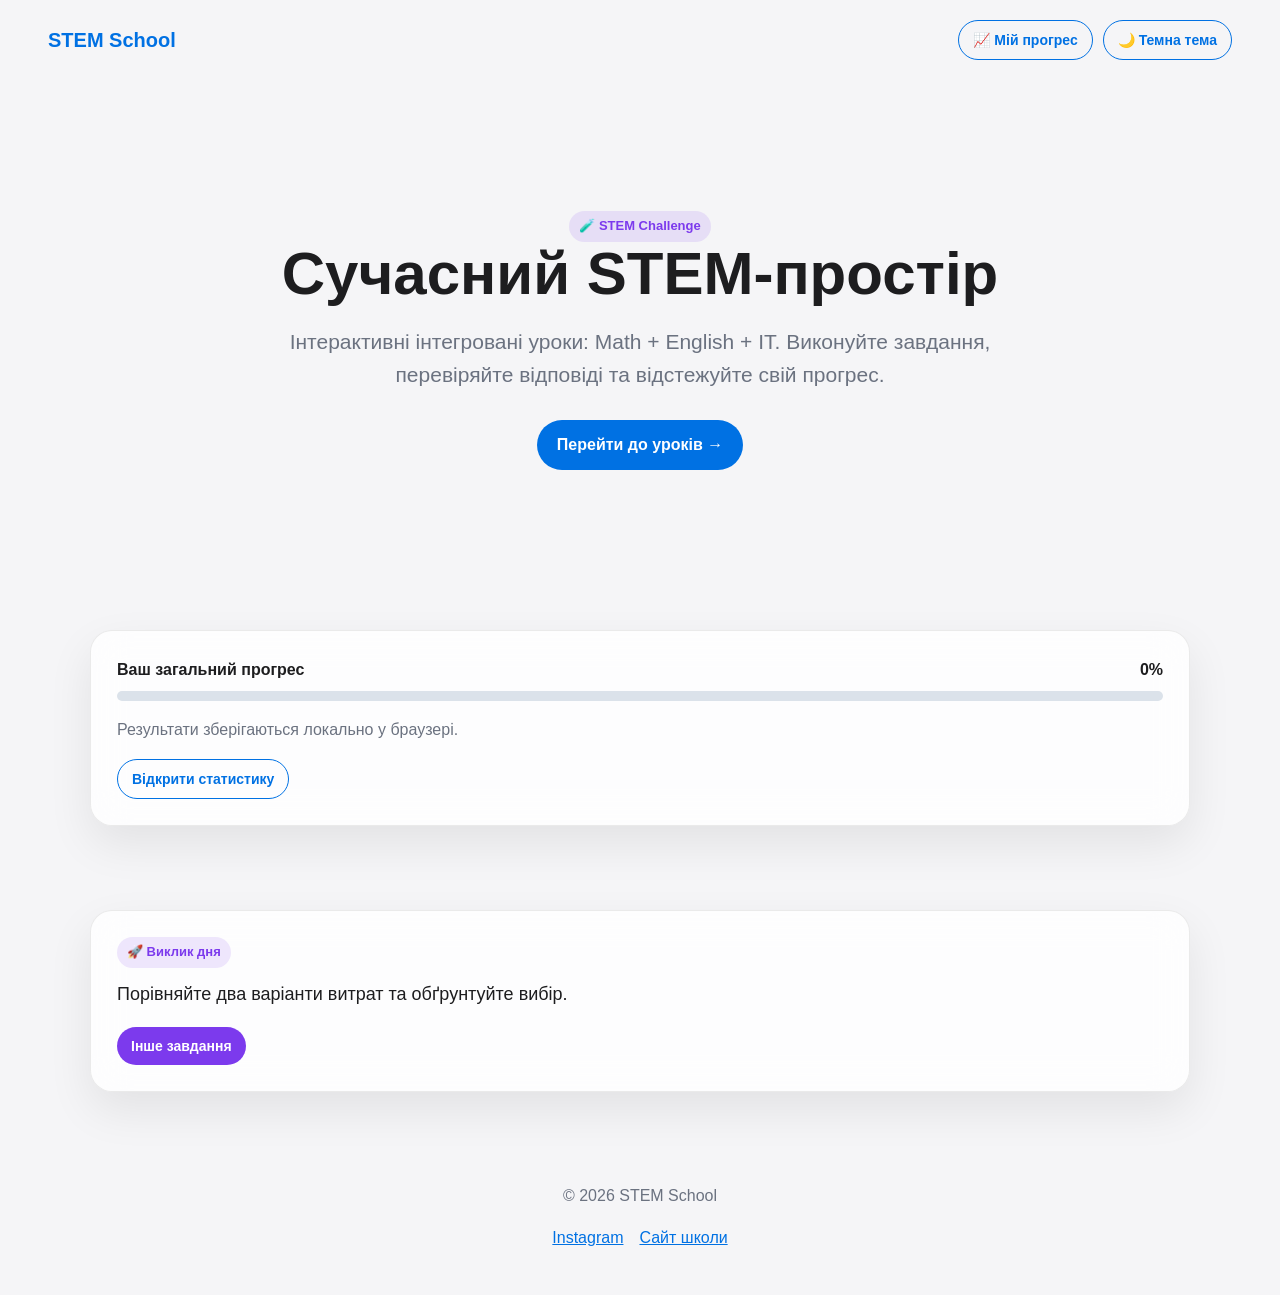
<file: index.html>
<!doctype html>
<html lang="uk">

<head>
    <meta charset="utf-8">
    <meta name="viewport" content="width=device-width,initial-scale=1">
    <title>STEM School — сучасний STEM-простір</title>
    <link rel="stylesheet" href="css/common.css">
    <script src="js/progress.js"></script>
    <script src="js/theme.js"></script>
</head>

<body>
    <header class="site-header"><a class="logo" href="index.html">STEM School</a>
        <div class="header-actions">
            <a class="btn secondary small" href="progress.html">📈 Мій прогрес</a><button class="btn secondary small"
                data-theme-toggle>🌙 Темна тема</button>
        </div>
    </header>
    <main>
        <section class="hero container">
            <span class="badge">🧪 STEM Challenge</span>
            <h1>Сучасний STEM-простір</h1>
            <p>Інтерактивні інтегровані уроки: Math + English + IT. Виконуйте завдання, перевіряйте відповіді та
                відстежуйте свій прогрес.</p>
            <a class="button" href="menu.html">Перейти до уроків →</a>
        </section>
        <section class="container section">
            <div class="card">
                <div class="progress-line"><strong>Ваш загальний прогрес</strong><strong
                        data-overall-progress>0%</strong></div>
                <div class="progress-track">
                    <div class="progress-fill" data-progress-fill="lesson_one"></div>
                </div>
                <p class="muted">Результати зберігаються локально у браузері.</p>
                <a class="btn secondary small" href="progress.html">Відкрити статистику</a>
            </div>
        </section>
        <section class="container section">
            <div class="card stem-challenge">
                <span class="badge">🚀 Виклик дня</span>
                <p id="challenge-text" class="challenge-text"></p>
                <button id="new-challenge" class="btn purple small">Інше завдання</button>
            </div>
        </section>
    </main>
    <footer>
        <p>© 2026 STEM School</p><a href="https://www.instagram.com/gimnasium942024/" target="_blank"
            rel="noopener">Instagram</a><a href="https://school94zp.klasna.com/" target="_blank" rel="noopener">Сайт
            школи</a>
    </footer>
    <script src="js/app.js"></script>
    <script>
        const challenges = [
            "Розрахуйте собівартість страви, якщо ціни на інгредієнти зростуть на 15%.",
            "Створіть модель бюджету класного заходу та автоматизуйте підрахунки.",
            "Перекладіть коротку інструкцію рецепту англійською.",
            "Побудуйте діаграму витрат у відсотках.",
            "Створіть міні-калькулятор вартості порцій.",
            "Проаналізуйте, як зміниться результат при збільшенні ціни на 10%.",
            "Розробіть алгоритм розрахунку знижки.",
            "Змоделюйте бюджет при зростанні цін на 8%.",
            "Порівняйте два варіанти витрат та обґрунтуйте вибір.",
            "Створіть таблицю обліку витрат і графік."
        ];
        function newChallenge() { document.getElementById("challenge-text").textContent = challenges[Math.floor(Math.random() * challenges.length)] }
        document.getElementById("new-challenge").addEventListener("click", newChallenge); newChallenge();
    </script>
</body>

</html>
</file>
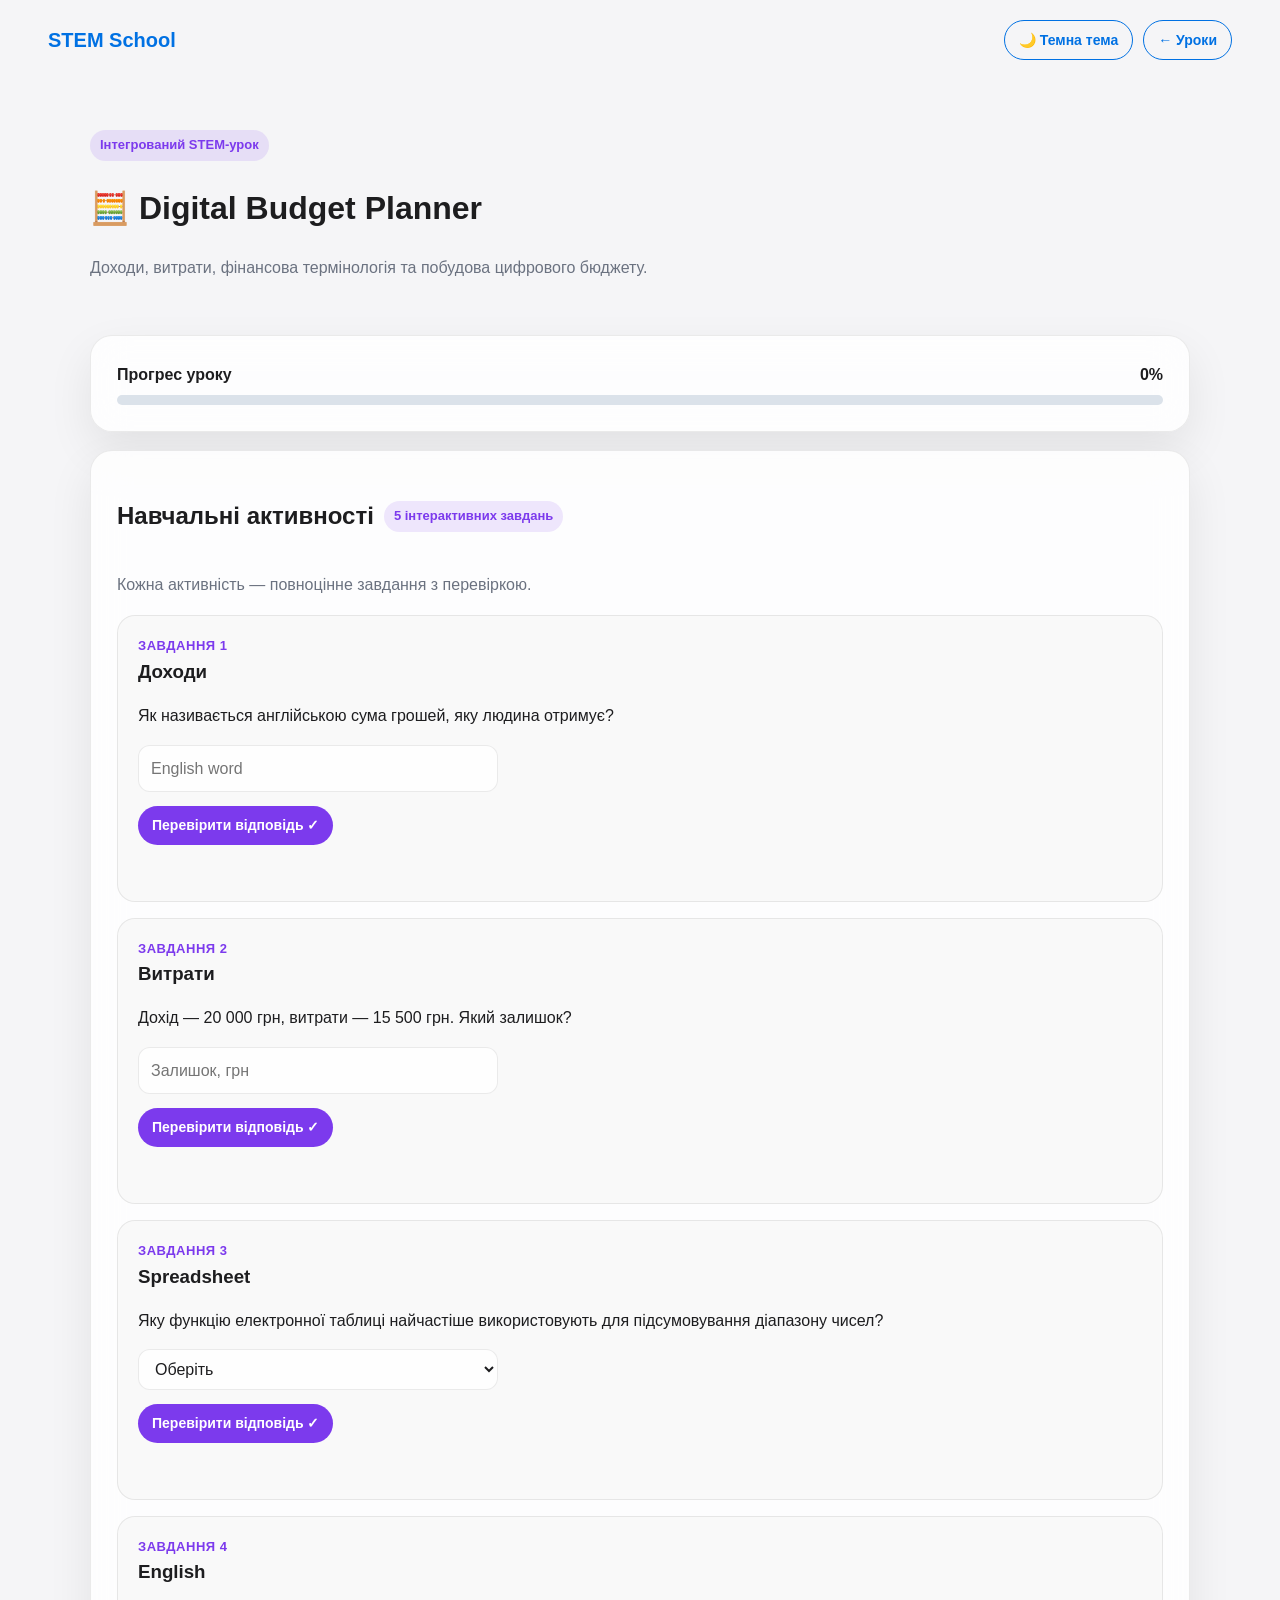
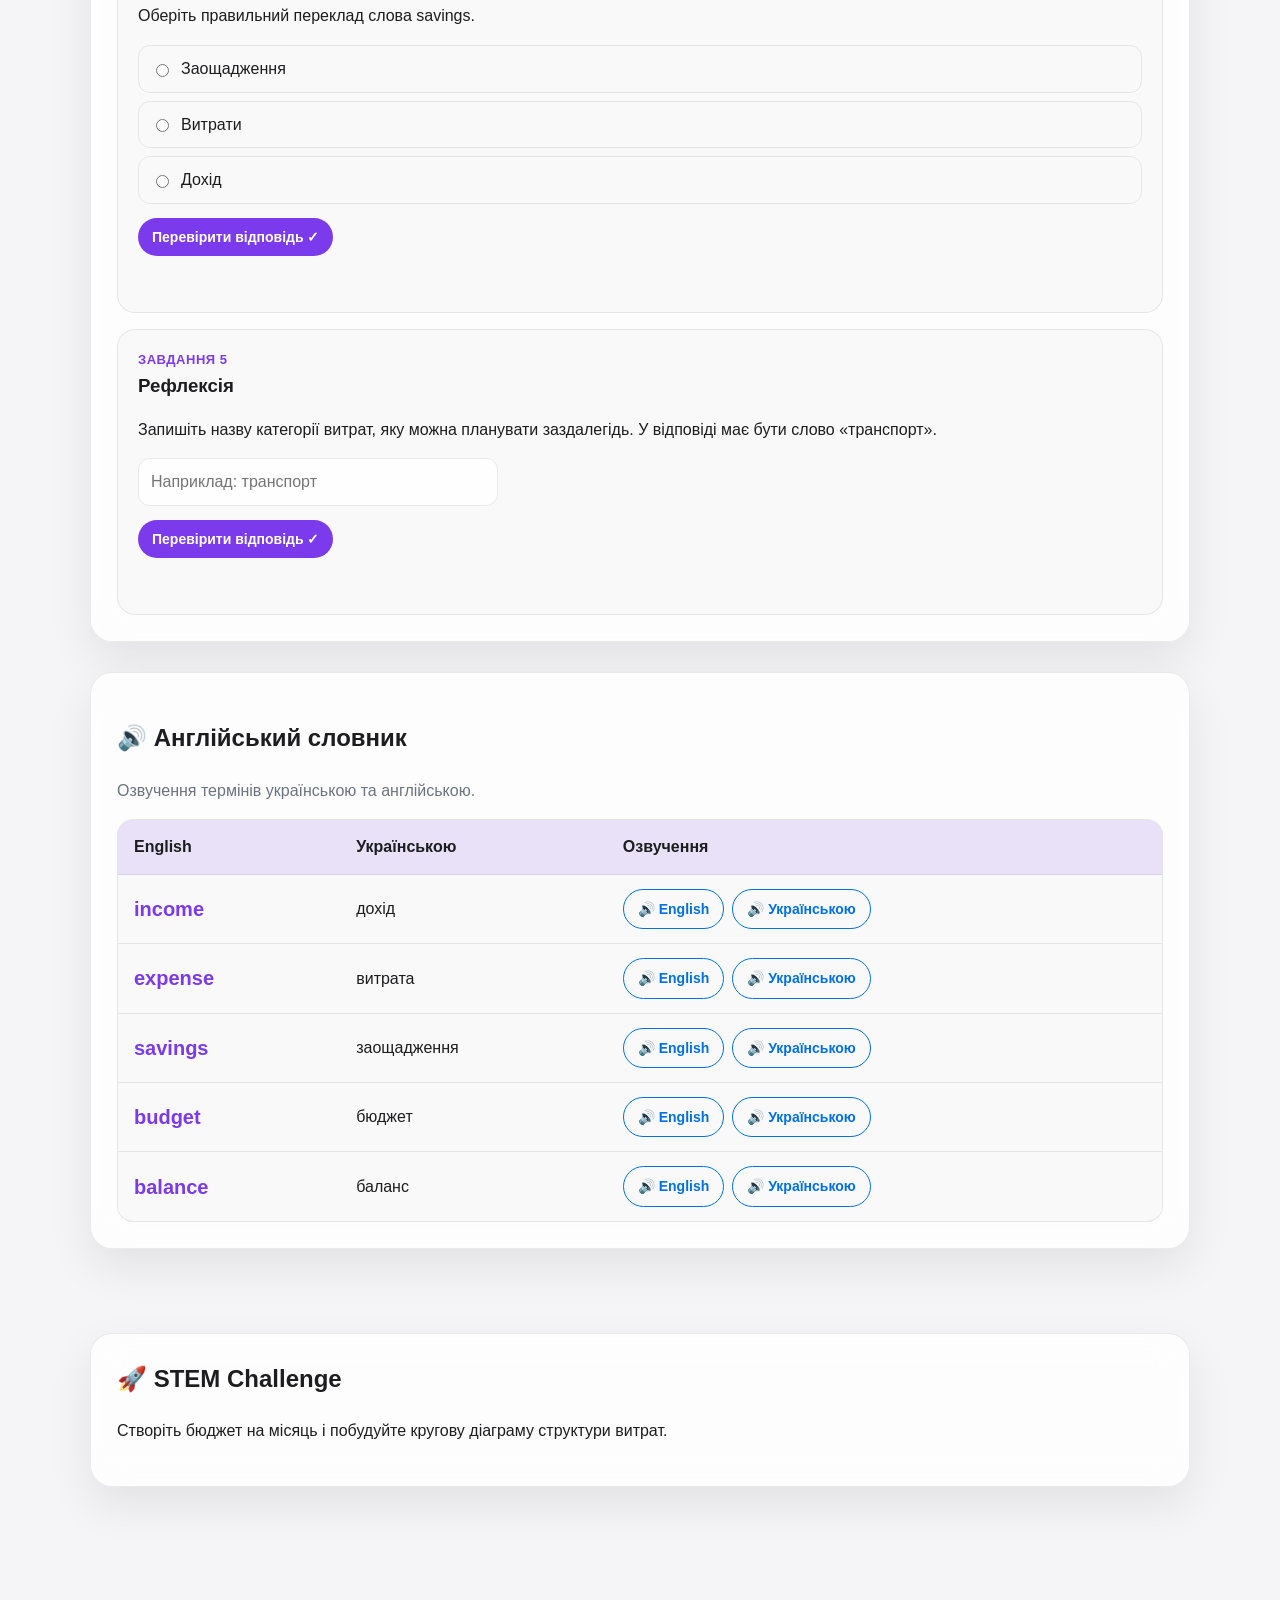
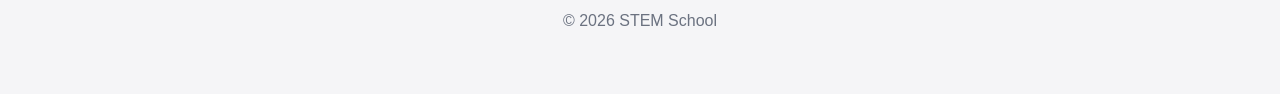
<file: lesson_four.html>
<!doctype html>
<html lang="uk">

<head>
    <meta charset="utf-8">
    <meta name="viewport" content="width=device-width,initial-scale=1">
    <title>🧮 Digital Budget Planner | STEM School</title>
    <link rel="stylesheet" href="css/common.css">
    <script src="js/progress.js"></script>
    <script src="js/theme.js"></script>
</head>

<body>
    <header class="site-header"><a class="logo" href="index.html">STEM School</a>
        <div class="header-actions">
            <button class="btn secondary small" data-theme-toggle>🌙 Темна тема</button><a class="btn secondary small"
                href="menu.html">← Уроки</a>
        </div>
    </header>
    <main class="container section">
        <header style="text-align:left;padding:20px 0">
            <span class="badge">Інтегрований STEM-урок</span>
            <h1>🧮 Digital Budget Planner</h1>
            <p class="muted">Доходи, витрати, фінансова термінологія та побудова цифрового бюджету.</p>
        </header>
        <section class="card lesson-progress">
            <div class="progress-line"><strong>Прогрес уроку</strong><strong
                    data-lesson-progress="lesson_four">0%</strong></div>
            <div class="progress-track">
                <div class="progress-fill" data-progress-fill="lesson_four"></div>
            </div>
        </section>
        <section class="card">
            <div class="activity-heading">
                <h2>Навчальні активності</h2><span class="badge">5 інтерактивних завдань</span>
            </div>
            <p class="muted">Кожна активність — повноцінне завдання з перевіркою.</p>
            <div class="task-grid">
                <article class="task" data-task data-lesson="lesson_four" data-activity="budget-income" data-type="text"
                    data-answer="income" data-tolerance="0">
                    <div class="task-number">Завдання 1</div>
                    <h3>Доходи</h3>
                    <p>Як називається англійською сума грошей, яку людина отримує?</p>
                    <div class="answer-row"><input data-answer-input type="text" placeholder="English word"></div>
                    <div class="answer-row"><button class="btn purple small" data-check-task>Перевірити відповідь
                            ✓</button></div>
                    <p class="feedback" aria-live="polite"></p>
                </article>
                <article class="task" data-task data-lesson="lesson_four" data-activity="budget-expenses"
                    data-type="number" data-answer="4500" data-tolerance="0">
                    <div class="task-number">Завдання 2</div>
                    <h3>Витрати</h3>
                    <p>Дохід — 20 000 грн, витрати — 15 500 грн. Який залишок?</p>
                    <div class="answer-row"><input data-answer-input type="number" placeholder="Залишок, грн"></div>
                    <div class="answer-row"><button class="btn purple small" data-check-task>Перевірити відповідь
                            ✓</button></div>
                    <p class="feedback" aria-live="polite"></p>
                </article>
                <article class="task" data-task data-lesson="lesson_four" data-activity="budget-sheet"
                    data-type="select" data-answer="SUM" data-tolerance="0">
                    <div class="task-number">Завдання 3</div>
                    <h3>Spreadsheet</h3>
                    <p>Яку функцію електронної таблиці найчастіше використовують для підсумовування діапазону чисел?</p>
                    <div class="answer-row"><select data-answer-input>
                            <option value="">Оберіть</option>
                            <option value="SUM">SUM</option>
                            <option value="MAX">MAX</option>
                            <option value="MIN">MIN</option>
                            <option value="COUNT">COUNT</option>
                        </select></div>
                    <div class="answer-row"><button class="btn purple small" data-check-task>Перевірити відповідь
                            ✓</button></div>
                    <p class="feedback" aria-live="polite"></p>
                </article>
                <article class="task" data-task data-lesson="lesson_four" data-activity="budget-english"
                    data-type="radio" data-answer="заощадження" data-tolerance="0">
                    <div class="task-number">Завдання 4</div>
                    <h3>English</h3>
                    <p>Оберіть правильний переклад слова savings.</p>
                    <div class="choice-list"><label class="choice"><input data-answer-input type="radio"
                                name="budget-english" value="заощадження"> Заощадження</label><label
                            class="choice"><input data-answer-input type="radio" name="budget-english" value="витрати">
                            Витрати</label><label class="choice"><input data-answer-input type="radio"
                                name="budget-english" value="дохід"> Дохід</label></div>
                    <div class="answer-row"><button class="btn purple small" data-check-task>Перевірити відповідь
                            ✓</button></div>
                    <p class="feedback" aria-live="polite"></p>
                </article>
                <article class="task" data-task data-lesson="lesson_four" data-activity="budget-reflection"
                    data-type="contains" data-answer="транспорт" data-tolerance="0">
                    <div class="task-number">Завдання 5</div>
                    <h3>Рефлексія</h3>
                    <p>Запишіть назву категорії витрат, яку можна планувати заздалегідь. У відповіді має бути слово
                        «транспорт».</p>
                    <div class="answer-row"><input data-answer-input type="text" placeholder="Наприклад: транспорт">
                    </div>
                    <div class="answer-row"><button class="btn purple small" data-check-task>Перевірити відповідь
                            ✓</button></div>
                    <p class="feedback" aria-live="polite"></p>
                </article>
            </div>
        </section>
        <section class="section">
            <div class="card">
                <h2>🔊 Англійський словник</h2>
                <p class="muted">Озвучення термінів українською та англійською.</p>
                <div class="table-wrap dictionary-table-wrap">
                    <table class="dictionary-table">
                        <thead>
                            <tr>
                                <th>English</th>
                                <th>Українською</th>
                                <th>Озвучення</th>
                            </tr>
                        </thead>
                        <tbody>
                            <tr>
                                <td><strong class="word-en">income</strong></td>
                                <td>дохід</td>
                                <td>
                                    <div class="speak-row"><button class="btn secondary small" data-speak-en="income">🔊
                                            English</button><button class="btn secondary small" data-speak-uk="дохід">🔊
                                            Українською</button></div>
                                </td>
                            </tr>
                            <tr>
                                <td><strong class="word-en">expense</strong></td>
                                <td>витрата</td>
                                <td>
                                    <div class="speak-row"><button class="btn secondary small"
                                            data-speak-en="expense">🔊 English</button><button
                                            class="btn secondary small" data-speak-uk="витрата">🔊 Українською</button>
                                    </div>
                                </td>
                            </tr>
                            <tr>
                                <td><strong class="word-en">savings</strong></td>
                                <td>заощадження</td>
                                <td>
                                    <div class="speak-row"><button class="btn secondary small"
                                            data-speak-en="savings">🔊 English</button><button
                                            class="btn secondary small" data-speak-uk="заощадження">🔊
                                            Українською</button></div>
                                </td>
                            </tr>
                            <tr>
                                <td><strong class="word-en">budget</strong></td>
                                <td>бюджет</td>
                                <td>
                                    <div class="speak-row"><button class="btn secondary small" data-speak-en="budget">🔊
                                            English</button><button class="btn secondary small"
                                            data-speak-uk="бюджет">🔊 Українською</button></div>
                                </td>
                            </tr>
                            <tr>
                                <td><strong class="word-en">balance</strong></td>
                                <td>баланс</td>
                                <td>
                                    <div class="speak-row"><button class="btn secondary small"
                                            data-speak-en="balance">🔊 English</button><button
                                            class="btn secondary small" data-speak-uk="баланс">🔊 Українською</button>
                                    </div>
                                </td>
                            </tr>
                        </tbody>
                    </table>
                </div>
            </div>
        </section>
        <section class="section">
            <div class="card stem-challenge">
                <h2>🚀 STEM Challenge</h2>
                <p>Створіть бюджет на місяць і побудуйте кругову діаграму структури витрат.</p>
            </div>
        </section>
    </main>
    <footer>
        <p>© 2026 STEM School</p>
    </footer>
    <script src="js/app.js"></script>
</body>

</html>
</file>
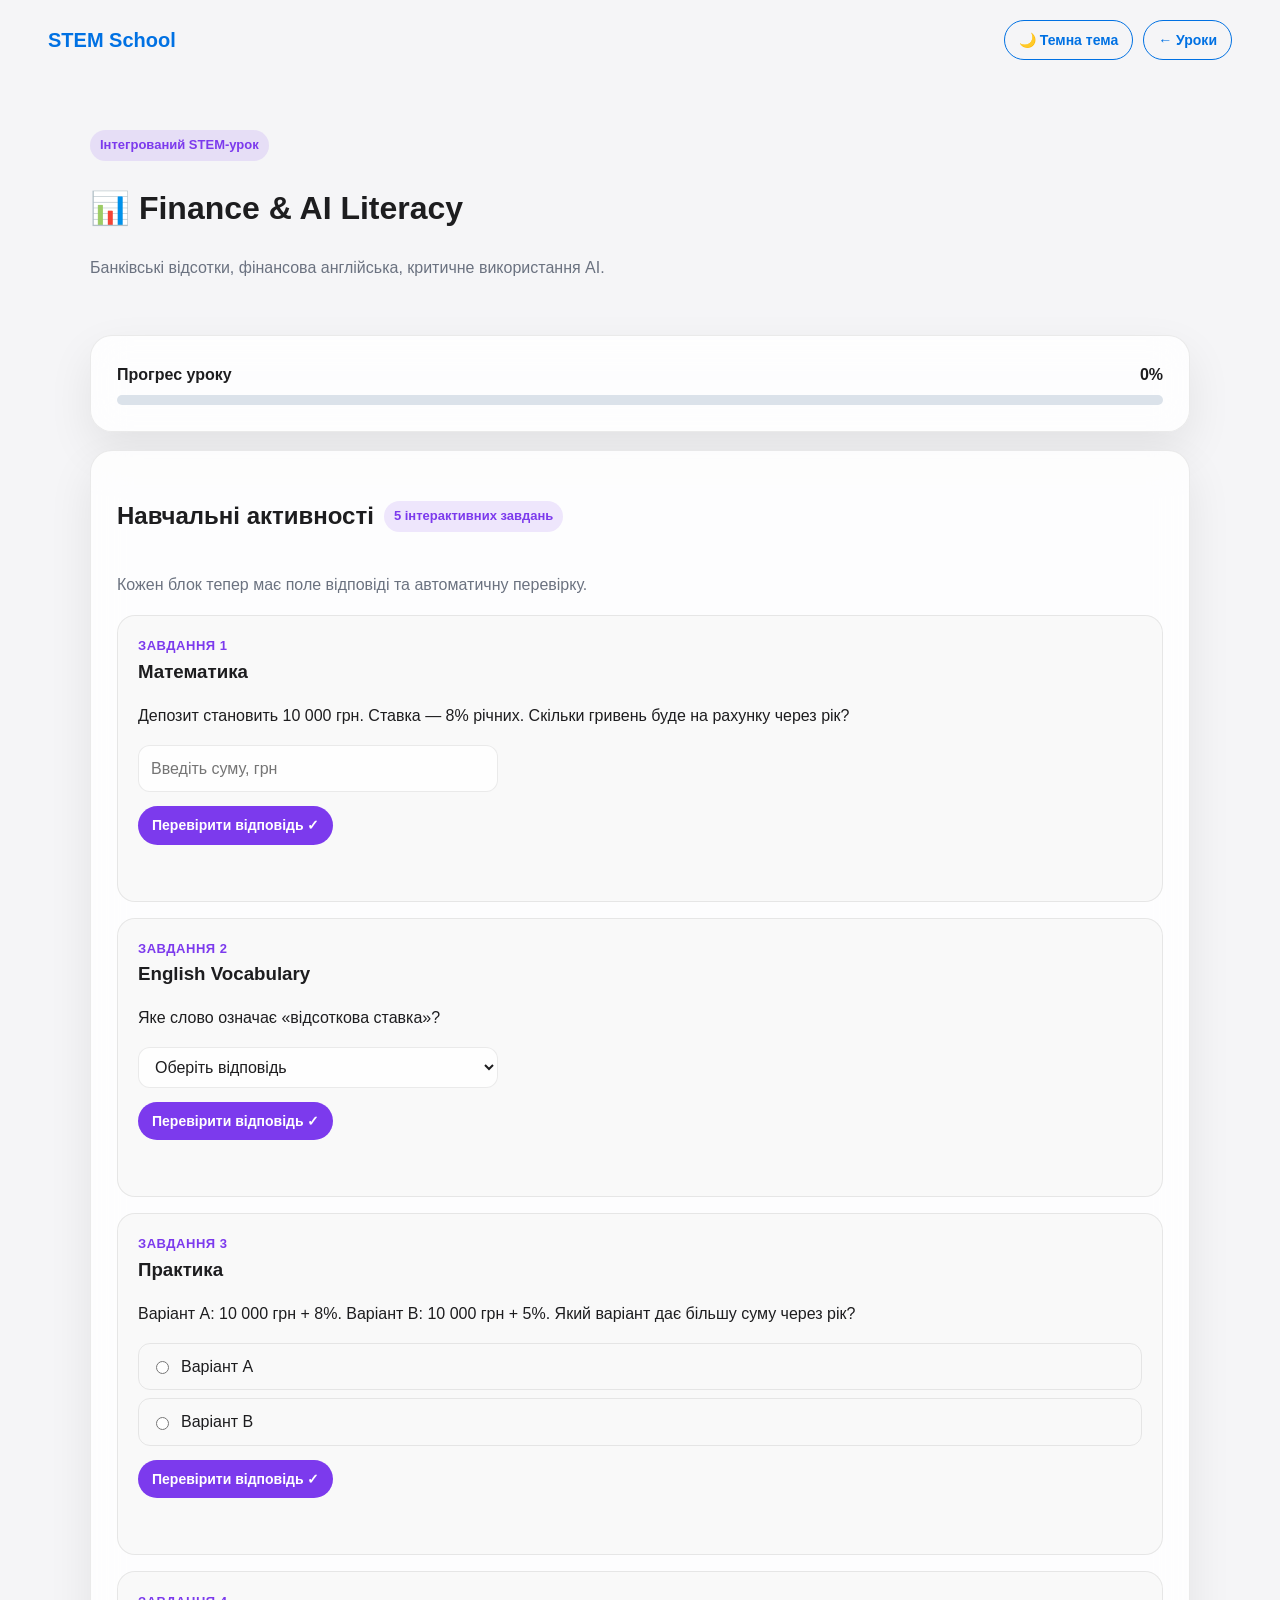
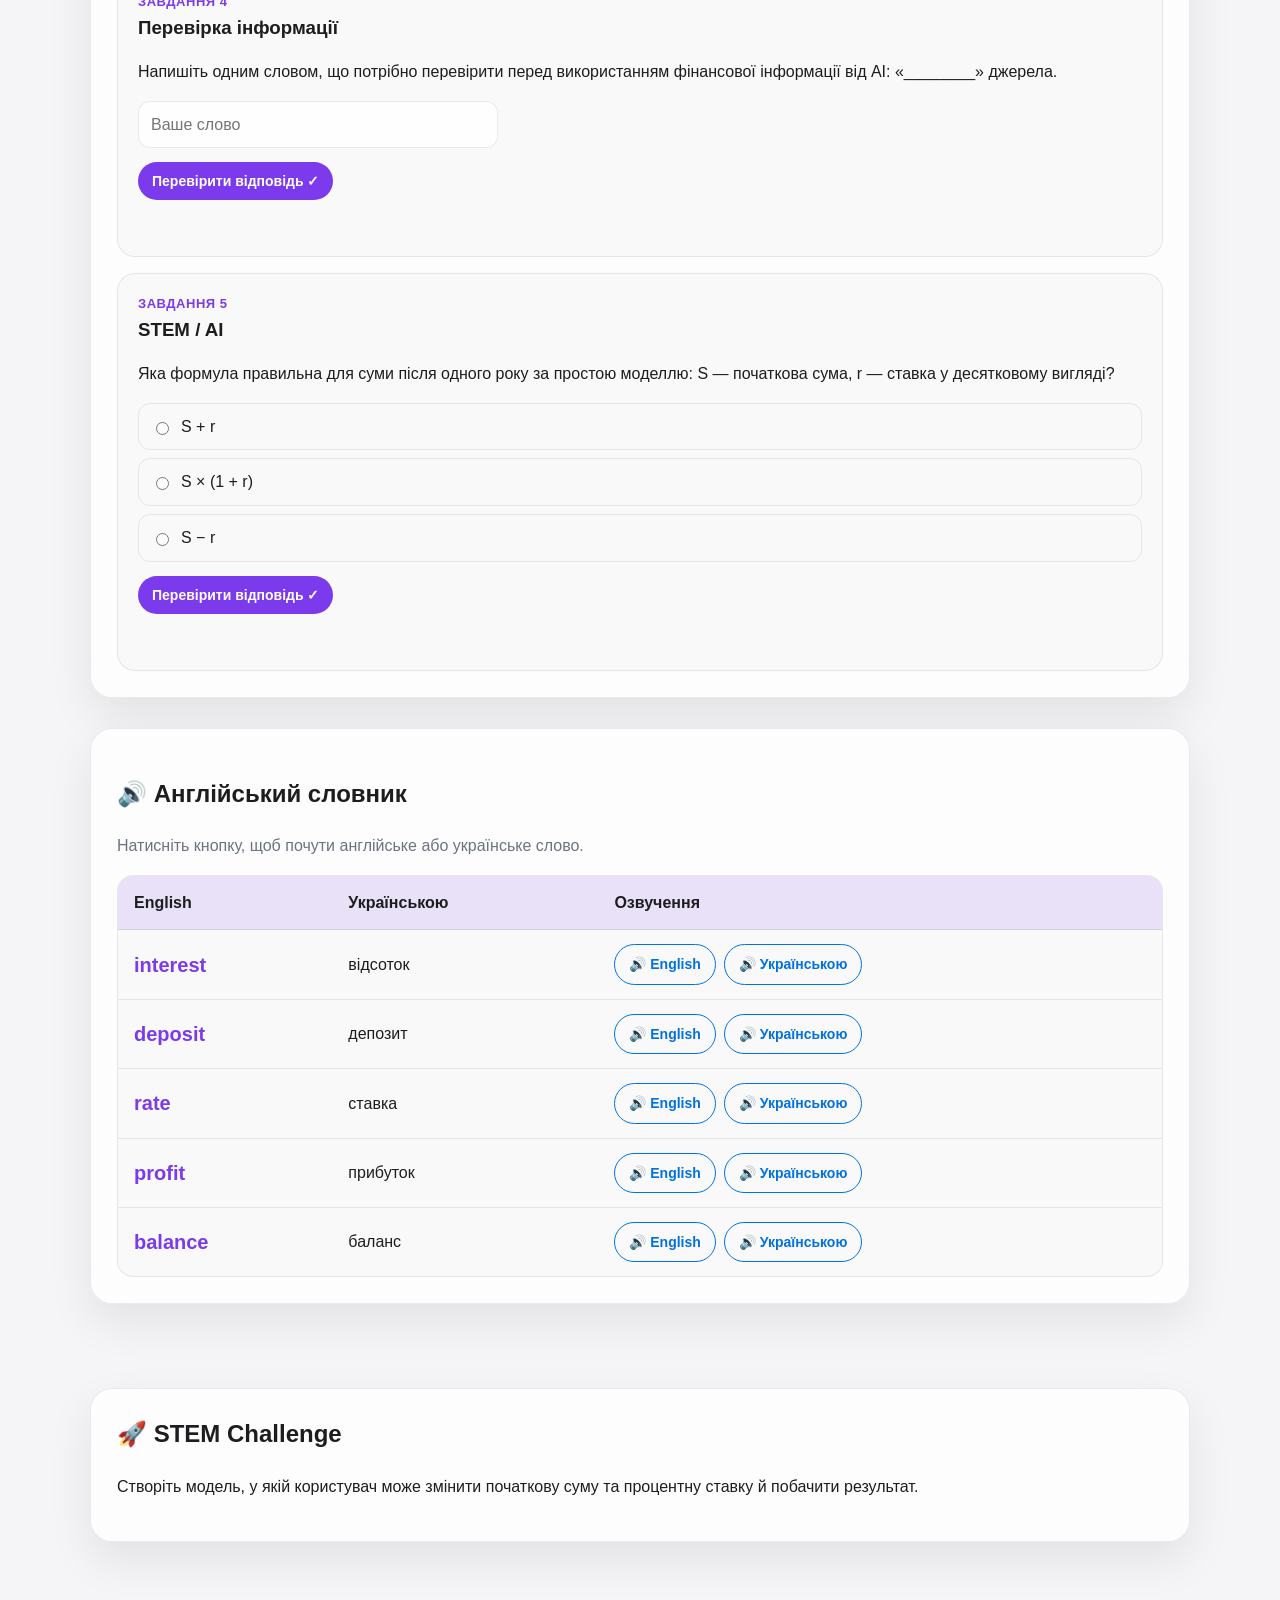
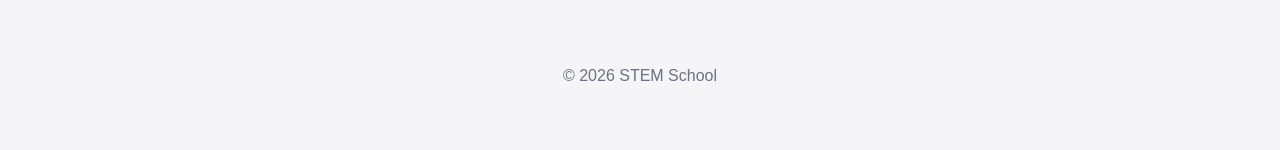
<file: lesson_one.html>
<!doctype html>
<html lang="uk">

<head>
    <meta charset="utf-8">
    <meta name="viewport" content="width=device-width,initial-scale=1">
    <title>📊 Finance & AI Literacy | STEM School</title>
    <link rel="stylesheet" href="css/common.css">
    <script src="js/progress.js"></script>
    <script src="js/theme.js"></script>
</head>

<body>
    <header class="site-header"><a class="logo" href="index.html">STEM School</a>
        <div class="header-actions">
            <button class="btn secondary small" data-theme-toggle>🌙 Темна тема</button><a class="btn secondary small"
                href="menu.html">← Уроки</a>
        </div>
    </header>
    <main class="container section">
        <header style="text-align:left;padding:20px 0">
            <span class="badge">Інтегрований STEM-урок</span>
            <h1>📊 Finance & AI Literacy</h1>
            <p class="muted">Банківські відсотки, фінансова англійська, критичне використання AI.</p>
        </header>
        <section class="card lesson-progress">
            <div class="progress-line"><strong>Прогрес уроку</strong><strong
                    data-lesson-progress="lesson_one">0%</strong></div>
            <div class="progress-track">
                <div class="progress-fill" data-progress-fill="lesson_one"></div>
            </div>
        </section>
        <section class="card">
            <div class="activity-heading">
                <h2>Навчальні активності</h2><span class="badge">5 інтерактивних завдань</span>
            </div>
            <p class="muted">Кожен блок тепер має поле відповіді та автоматичну перевірку.</p>
            <div class="task-grid">
                <article class="task" data-task data-lesson="lesson_one" data-activity="finance-math" data-type="number"
                    data-answer="10800" data-tolerance="0">
                    <div class="task-number">Завдання 1</div>
                    <h3>Математика</h3>
                    <p>Депозит становить 10 000 грн. Ставка — 8% річних. Скільки гривень буде на рахунку через рік?</p>
                    <div class="answer-row"><input data-answer-input type="number" placeholder="Введіть суму, грн">
                    </div>
                    <div class="answer-row"><button class="btn purple small" data-check-task>Перевірити відповідь
                            ✓</button></div>
                    <p class="feedback" aria-live="polite"></p>
                </article>
                <article class="task" data-task data-lesson="lesson_one" data-activity="finance-vocabulary"
                    data-type="select" data-answer="rate" data-tolerance="0">
                    <div class="task-number">Завдання 2</div>
                    <h3>English Vocabulary</h3>
                    <p>Яке слово означає «відсоткова ставка»?</p>
                    <div class="answer-row"><select data-answer-input>
                            <option value="">Оберіть відповідь</option>
                            <option value="interest">interest</option>
                            <option value="rate">rate</option>
                            <option value="balance">balance</option>
                            <option value="profit">profit</option>
                        </select></div>
                    <div class="answer-row"><button class="btn purple small" data-check-task>Перевірити відповідь
                            ✓</button></div>
                    <p class="feedback" aria-live="polite"></p>
                </article>
                <article class="task" data-task data-lesson="lesson_one" data-activity="finance-practice"
                    data-type="radio" data-answer="A" data-tolerance="0">
                    <div class="task-number">Завдання 3</div>
                    <h3>Практика</h3>
                    <p>Варіант A: 10 000 грн + 8%. Варіант B: 10 000 грн + 5%. Який варіант дає більшу суму через рік?
                    </p>
                    <div class="choice-list"><label class="choice"><input data-answer-input type="radio"
                                name="finance-practice" value="A"> Варіант A</label><label class="choice"><input
                                data-answer-input type="radio" name="finance-practice" value="B"> Варіант B</label>
                    </div>
                    <div class="answer-row"><button class="btn purple small" data-check-task>Перевірити відповідь
                            ✓</button></div>
                    <p class="feedback" aria-live="polite"></p>
                </article>
                <article class="task" data-task data-lesson="lesson_one" data-activity="finance-reflection"
                    data-type="text" data-answer="надійність" data-tolerance="0">
                    <div class="task-number">Завдання 4</div>
                    <h3>Перевірка інформації</h3>
                    <p>Напишіть одним словом, що потрібно перевірити перед використанням фінансової інформації від AI:
                        «________» джерела.</p>
                    <div class="answer-row"><input data-answer-input type="text" placeholder="Ваше слово"></div>
                    <div class="answer-row"><button class="btn purple small" data-check-task>Перевірити відповідь
                            ✓</button></div>
                    <p class="feedback" aria-live="polite"></p>
                </article>
                <article class="task" data-task data-lesson="lesson_one" data-activity="finance-stem" data-type="radio"
                    data-answer="S*(1+r)" data-tolerance="0">
                    <div class="task-number">Завдання 5</div>
                    <h3>STEM / AI</h3>
                    <p>Яка формула правильна для суми після одного року за простою моделлю: S — початкова сума, r —
                        ставка у десятковому вигляді?</p>
                    <div class="choice-list"><label class="choice"><input data-answer-input type="radio"
                                name="finance-stem" value="S+r"> S + r</label><label class="choice"><input
                                data-answer-input type="radio" name="finance-stem" value="S*(1+r)"> S × (1 +
                            r)</label><label class="choice"><input data-answer-input type="radio" name="finance-stem"
                                value="S-r"> S − r</label></div>
                    <div class="answer-row"><button class="btn purple small" data-check-task>Перевірити відповідь
                            ✓</button></div>
                    <p class="feedback" aria-live="polite"></p>
                </article>
            </div>
        </section>
        <section class="section">
            <div class="card">
                <h2>🔊 Англійський словник</h2>
                <p class="muted">Натисніть кнопку, щоб почути англійське або українське слово.</p>
                <div class="table-wrap dictionary-table-wrap">
                    <table class="dictionary-table">
                        <thead>
                            <tr>
                                <th>English</th>
                                <th>Українською</th>
                                <th>Озвучення</th>
                            </tr>
                        </thead>
                        <tbody>
                            <tr>
                                <td><strong class="word-en">interest</strong></td>
                                <td>відсоток</td>
                                <td>
                                    <div class="speak-row"><button class="btn secondary small"
                                            data-speak-en="interest">🔊 English</button><button
                                            class="btn secondary small" data-speak-uk="відсоток">🔊 Українською</button>
                                    </div>
                                </td>
                            </tr>
                            <tr>
                                <td><strong class="word-en">deposit</strong></td>
                                <td>депозит</td>
                                <td>
                                    <div class="speak-row"><button class="btn secondary small"
                                            data-speak-en="deposit">🔊 English</button><button
                                            class="btn secondary small" data-speak-uk="депозит">🔊 Українською</button>
                                    </div>
                                </td>
                            </tr>
                            <tr>
                                <td><strong class="word-en">rate</strong></td>
                                <td>ставка</td>
                                <td>
                                    <div class="speak-row"><button class="btn secondary small" data-speak-en="rate">🔊
                                            English</button><button class="btn secondary small"
                                            data-speak-uk="ставка">🔊 Українською</button></div>
                                </td>
                            </tr>
                            <tr>
                                <td><strong class="word-en">profit</strong></td>
                                <td>прибуток</td>
                                <td>
                                    <div class="speak-row"><button class="btn secondary small" data-speak-en="profit">🔊
                                            English</button><button class="btn secondary small"
                                            data-speak-uk="прибуток">🔊 Українською</button></div>
                                </td>
                            </tr>
                            <tr>
                                <td><strong class="word-en">balance</strong></td>
                                <td>баланс</td>
                                <td>
                                    <div class="speak-row"><button class="btn secondary small"
                                            data-speak-en="balance">🔊 English</button><button
                                            class="btn secondary small" data-speak-uk="баланс">🔊 Українською</button>
                                    </div>
                                </td>
                            </tr>
                        </tbody>
                    </table>
                </div>
            </div>
        </section>
        <section class="section">
            <div class="card stem-challenge">
                <h2>🚀 STEM Challenge</h2>
                <p>Створіть модель, у якій користувач може змінити початкову суму та процентну ставку й побачити
                    результат.</p>
            </div>
        </section>
    </main>
    <footer>
        <p>© 2026 STEM School</p>
    </footer>
    <script src="js/app.js"></script>
</body>

</html>
</file>
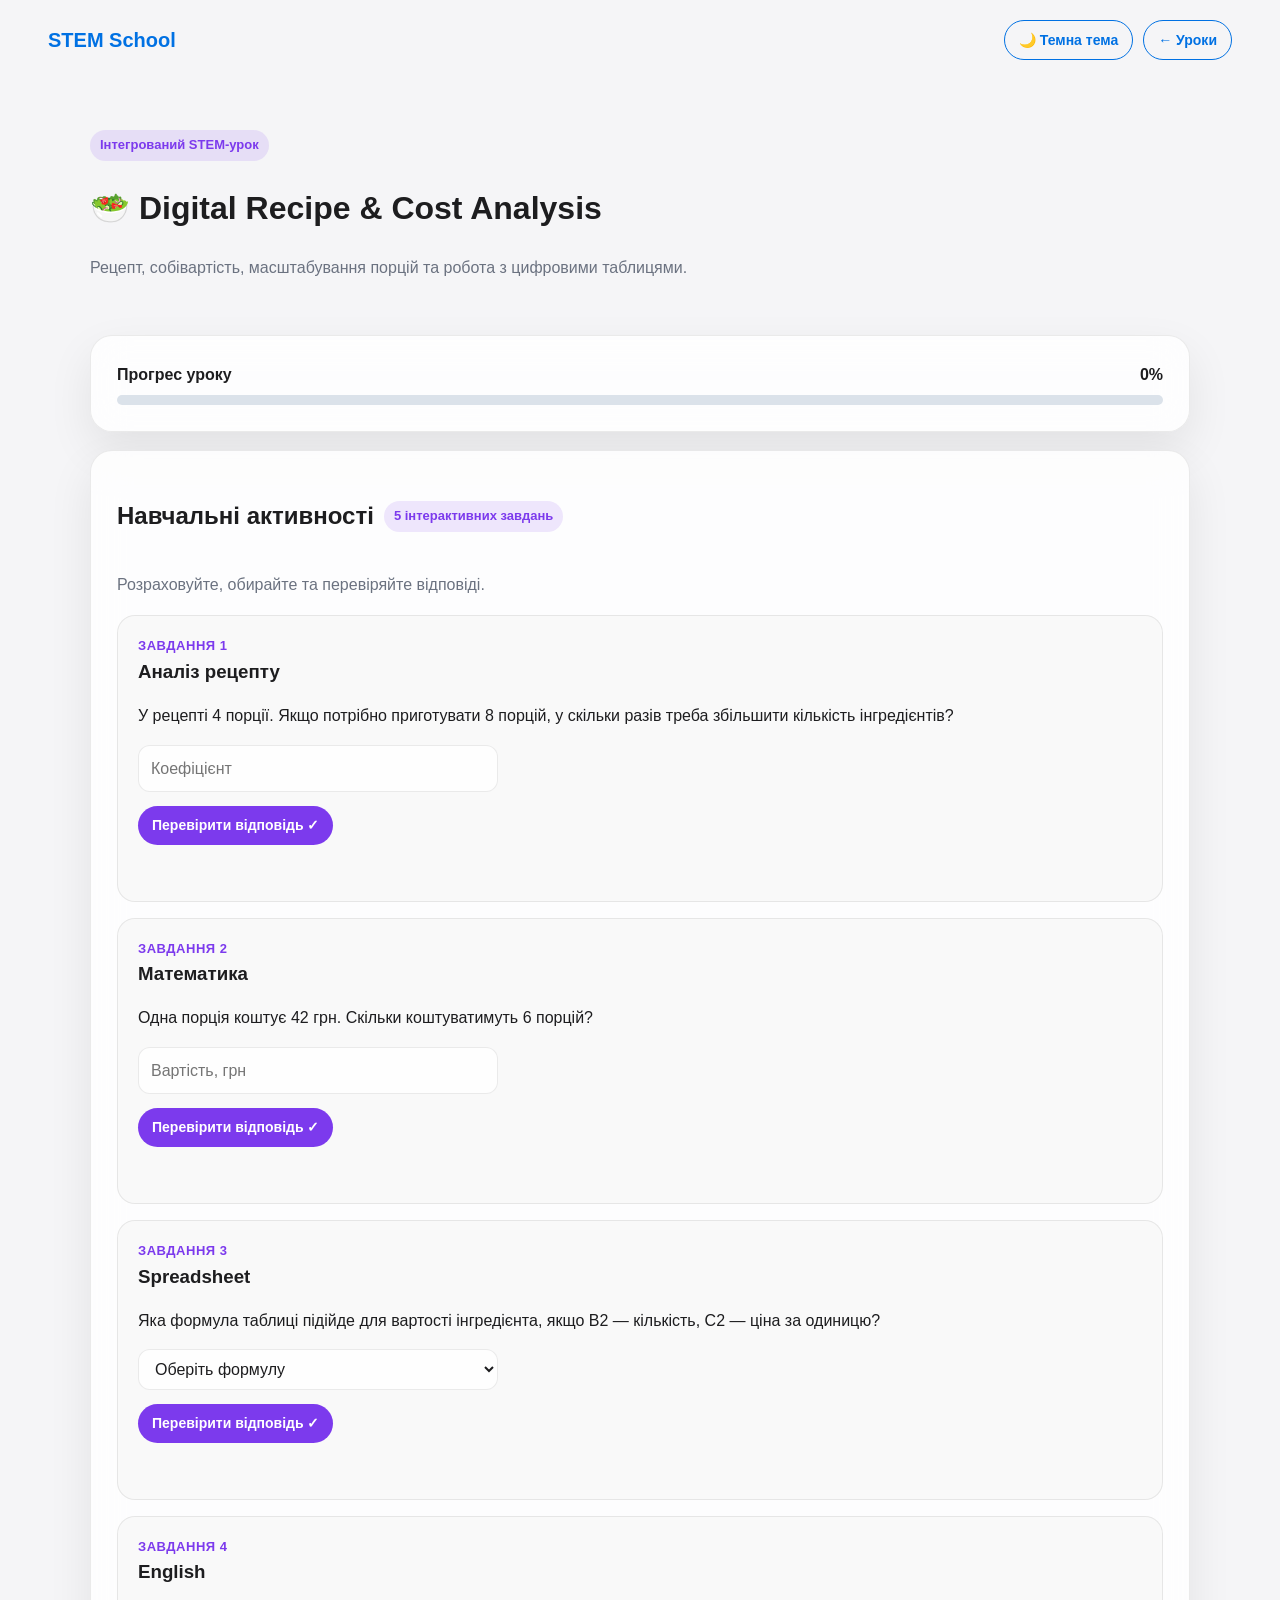
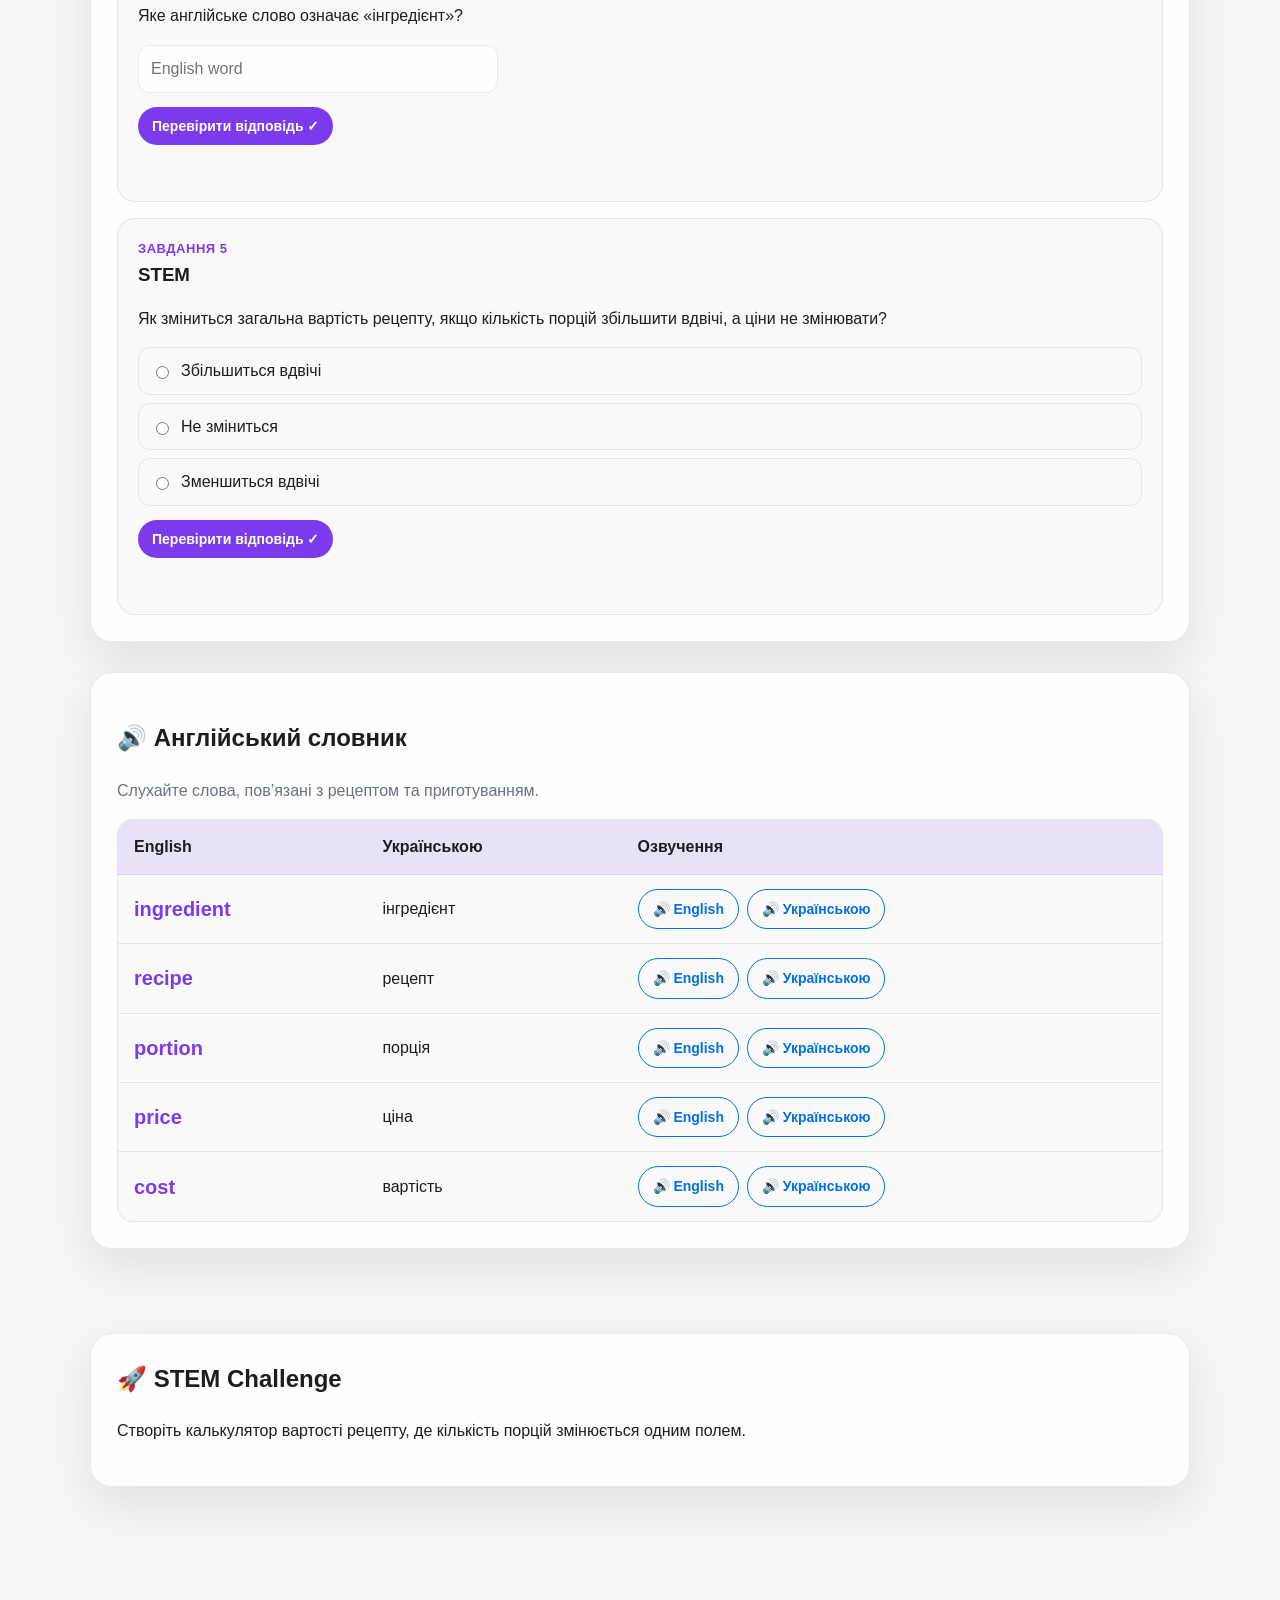
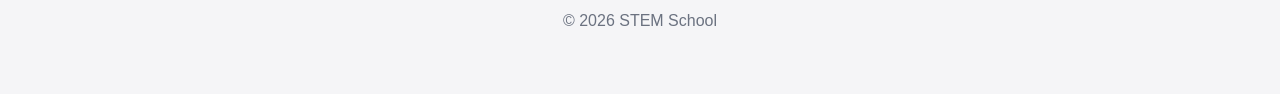
<file: lesson_three.html>
<!doctype html>
<html lang="uk">

<head>
    <meta charset="utf-8">
    <meta name="viewport" content="width=device-width,initial-scale=1">
    <title>🥗 Digital Recipe & Cost Analysis | STEM School</title>
    <link rel="stylesheet" href="css/common.css">
    <script src="js/progress.js"></script>
    <script src="js/theme.js"></script>
</head>

<body>
    <header class="site-header"><a class="logo" href="index.html">STEM School</a>
        <div class="header-actions">
            <button class="btn secondary small" data-theme-toggle>🌙 Темна тема</button><a class="btn secondary small"
                href="menu.html">← Уроки</a>
        </div>
    </header>
    <main class="container section">
        <header style="text-align:left;padding:20px 0">
            <span class="badge">Інтегрований STEM-урок</span>
            <h1>🥗 Digital Recipe & Cost Analysis</h1>
            <p class="muted">Рецепт, собівартість, масштабування порцій та робота з цифровими таблицями.</p>
        </header>
        <section class="card lesson-progress">
            <div class="progress-line"><strong>Прогрес уроку</strong><strong
                    data-lesson-progress="lesson_three">0%</strong></div>
            <div class="progress-track">
                <div class="progress-fill" data-progress-fill="lesson_three"></div>
            </div>
        </section>
        <section class="card">
            <div class="activity-heading">
                <h2>Навчальні активності</h2><span class="badge">5 інтерактивних завдань</span>
            </div>
            <p class="muted">Розраховуйте, обирайте та перевіряйте відповіді.</p>
            <div class="task-grid">
                <article class="task" data-task data-lesson="lesson_three" data-activity="recipe-analysis"
                    data-type="number" data-answer="2" data-tolerance="0">
                    <div class="task-number">Завдання 1</div>
                    <h3>Аналіз рецепту</h3>
                    <p>У рецепті 4 порції. Якщо потрібно приготувати 8 порцій, у скільки разів треба збільшити кількість
                        інгредієнтів?</p>
                    <div class="answer-row"><input data-answer-input type="number" step="0.1" placeholder="Коефіцієнт">
                    </div>
                    <div class="answer-row"><button class="btn purple small" data-check-task>Перевірити відповідь
                            ✓</button></div>
                    <p class="feedback" aria-live="polite"></p>
                </article>
                <article class="task" data-task data-lesson="lesson_three" data-activity="recipe-math"
                    data-type="number" data-answer="252" data-tolerance="0">
                    <div class="task-number">Завдання 2</div>
                    <h3>Математика</h3>
                    <p>Одна порція коштує 42 грн. Скільки коштуватимуть 6 порцій?</p>
                    <div class="answer-row"><input data-answer-input type="number" placeholder="Вартість, грн"></div>
                    <div class="answer-row"><button class="btn purple small" data-check-task>Перевірити відповідь
                            ✓</button></div>
                    <p class="feedback" aria-live="polite"></p>
                </article>
                <article class="task" data-task data-lesson="lesson_three" data-activity="recipe-sheet"
                    data-type="select" data-answer="B2*C2" data-tolerance="0">
                    <div class="task-number">Завдання 3</div>
                    <h3>Spreadsheet</h3>
                    <p>Яка формула таблиці підійде для вартості інгредієнта, якщо B2 — кількість, C2 — ціна за одиницю?
                    </p>
                    <div class="answer-row"><select data-answer-input>
                            <option value="">Оберіть формулу</option>
                            <option value="B2+C2">=B2+C2</option>
                            <option value="B2*C2">=B2*C2</option>
                            <option value="B2/C2">=B2/C2</option>
                        </select></div>
                    <div class="answer-row"><button class="btn purple small" data-check-task>Перевірити відповідь
                            ✓</button></div>
                    <p class="feedback" aria-live="polite"></p>
                </article>
                <article class="task" data-task data-lesson="lesson_three" data-activity="recipe-english"
                    data-type="text" data-answer="ingredient" data-tolerance="0">
                    <div class="task-number">Завдання 4</div>
                    <h3>English</h3>
                    <p>Яке англійське слово означає «інгредієнт»?</p>
                    <div class="answer-row"><input data-answer-input type="text" placeholder="English word"></div>
                    <div class="answer-row"><button class="btn purple small" data-check-task>Перевірити відповідь
                            ✓</button></div>
                    <p class="feedback" aria-live="polite"></p>
                </article>
                <article class="task" data-task data-lesson="lesson_three" data-activity="recipe-stem" data-type="radio"
                    data-answer="double" data-tolerance="0">
                    <div class="task-number">Завдання 5</div>
                    <h3>STEM</h3>
                    <p>Як зміниться загальна вартість рецепту, якщо кількість порцій збільшити вдвічі, а ціни не
                        змінювати?</p>
                    <div class="choice-list"><label class="choice"><input data-answer-input type="radio"
                                name="recipe-stem" value="double"> Збільшиться вдвічі</label><label
                            class="choice"><input data-answer-input type="radio" name="recipe-stem" value="same"> Не
                            зміниться</label><label class="choice"><input data-answer-input type="radio"
                                name="recipe-stem" value="half"> Зменшиться вдвічі</label></div>
                    <div class="answer-row"><button class="btn purple small" data-check-task>Перевірити відповідь
                            ✓</button></div>
                    <p class="feedback" aria-live="polite"></p>
                </article>
            </div>
        </section>
        <section class="section">
            <div class="card">
                <h2>🔊 Англійський словник</h2>
                <p class="muted">Слухайте слова, пов’язані з рецептом та приготуванням.</p>
                <div class="table-wrap dictionary-table-wrap">
                    <table class="dictionary-table">
                        <thead>
                            <tr>
                                <th>English</th>
                                <th>Українською</th>
                                <th>Озвучення</th>
                            </tr>
                        </thead>
                        <tbody>
                            <tr>
                                <td><strong class="word-en">ingredient</strong></td>
                                <td>інгредієнт</td>
                                <td>
                                    <div class="speak-row"><button class="btn secondary small"
                                            data-speak-en="ingredient">🔊 English</button><button
                                            class="btn secondary small" data-speak-uk="інгредієнт">🔊
                                            Українською</button></div>
                                </td>
                            </tr>
                            <tr>
                                <td><strong class="word-en">recipe</strong></td>
                                <td>рецепт</td>
                                <td>
                                    <div class="speak-row"><button class="btn secondary small" data-speak-en="recipe">🔊
                                            English</button><button class="btn secondary small"
                                            data-speak-uk="рецепт">🔊 Українською</button></div>
                                </td>
                            </tr>
                            <tr>
                                <td><strong class="word-en">portion</strong></td>
                                <td>порція</td>
                                <td>
                                    <div class="speak-row"><button class="btn secondary small"
                                            data-speak-en="portion">🔊 English</button><button
                                            class="btn secondary small" data-speak-uk="порція">🔊 Українською</button>
                                    </div>
                                </td>
                            </tr>
                            <tr>
                                <td><strong class="word-en">price</strong></td>
                                <td>ціна</td>
                                <td>
                                    <div class="speak-row"><button class="btn secondary small" data-speak-en="price">🔊
                                            English</button><button class="btn secondary small" data-speak-uk="ціна">🔊
                                            Українською</button></div>
                                </td>
                            </tr>
                            <tr>
                                <td><strong class="word-en">cost</strong></td>
                                <td>вартість</td>
                                <td>
                                    <div class="speak-row"><button class="btn secondary small" data-speak-en="cost">🔊
                                            English</button><button class="btn secondary small"
                                            data-speak-uk="вартість">🔊 Українською</button></div>
                                </td>
                            </tr>
                        </tbody>
                    </table>
                </div>
            </div>
        </section>
        <section class="section">
            <div class="card stem-challenge">
                <h2>🚀 STEM Challenge</h2>
                <p>Створіть калькулятор вартості рецепту, де кількість порцій змінюється одним полем.</p>
            </div>
        </section>
    </main>
    <footer>
        <p>© 2026 STEM School</p>
    </footer>
    <script src="js/app.js"></script>
</body>

</html>
</file>
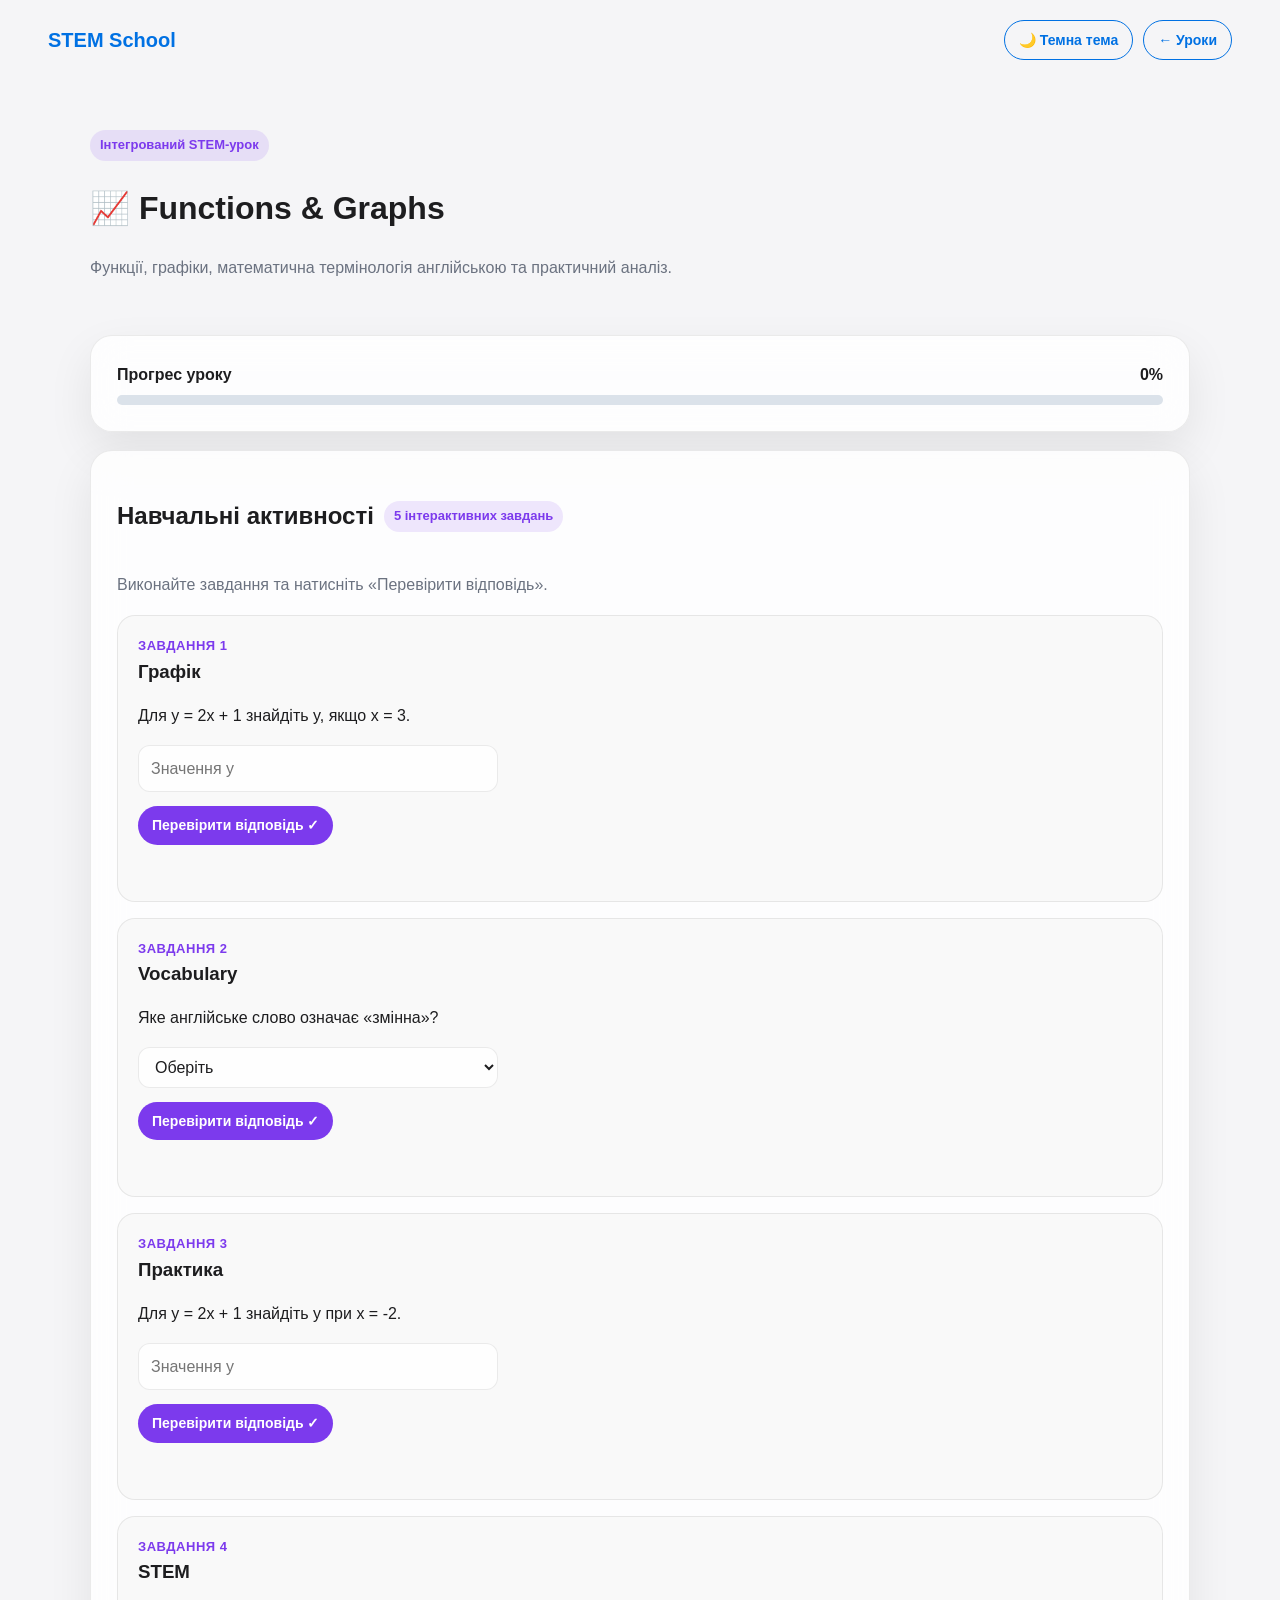
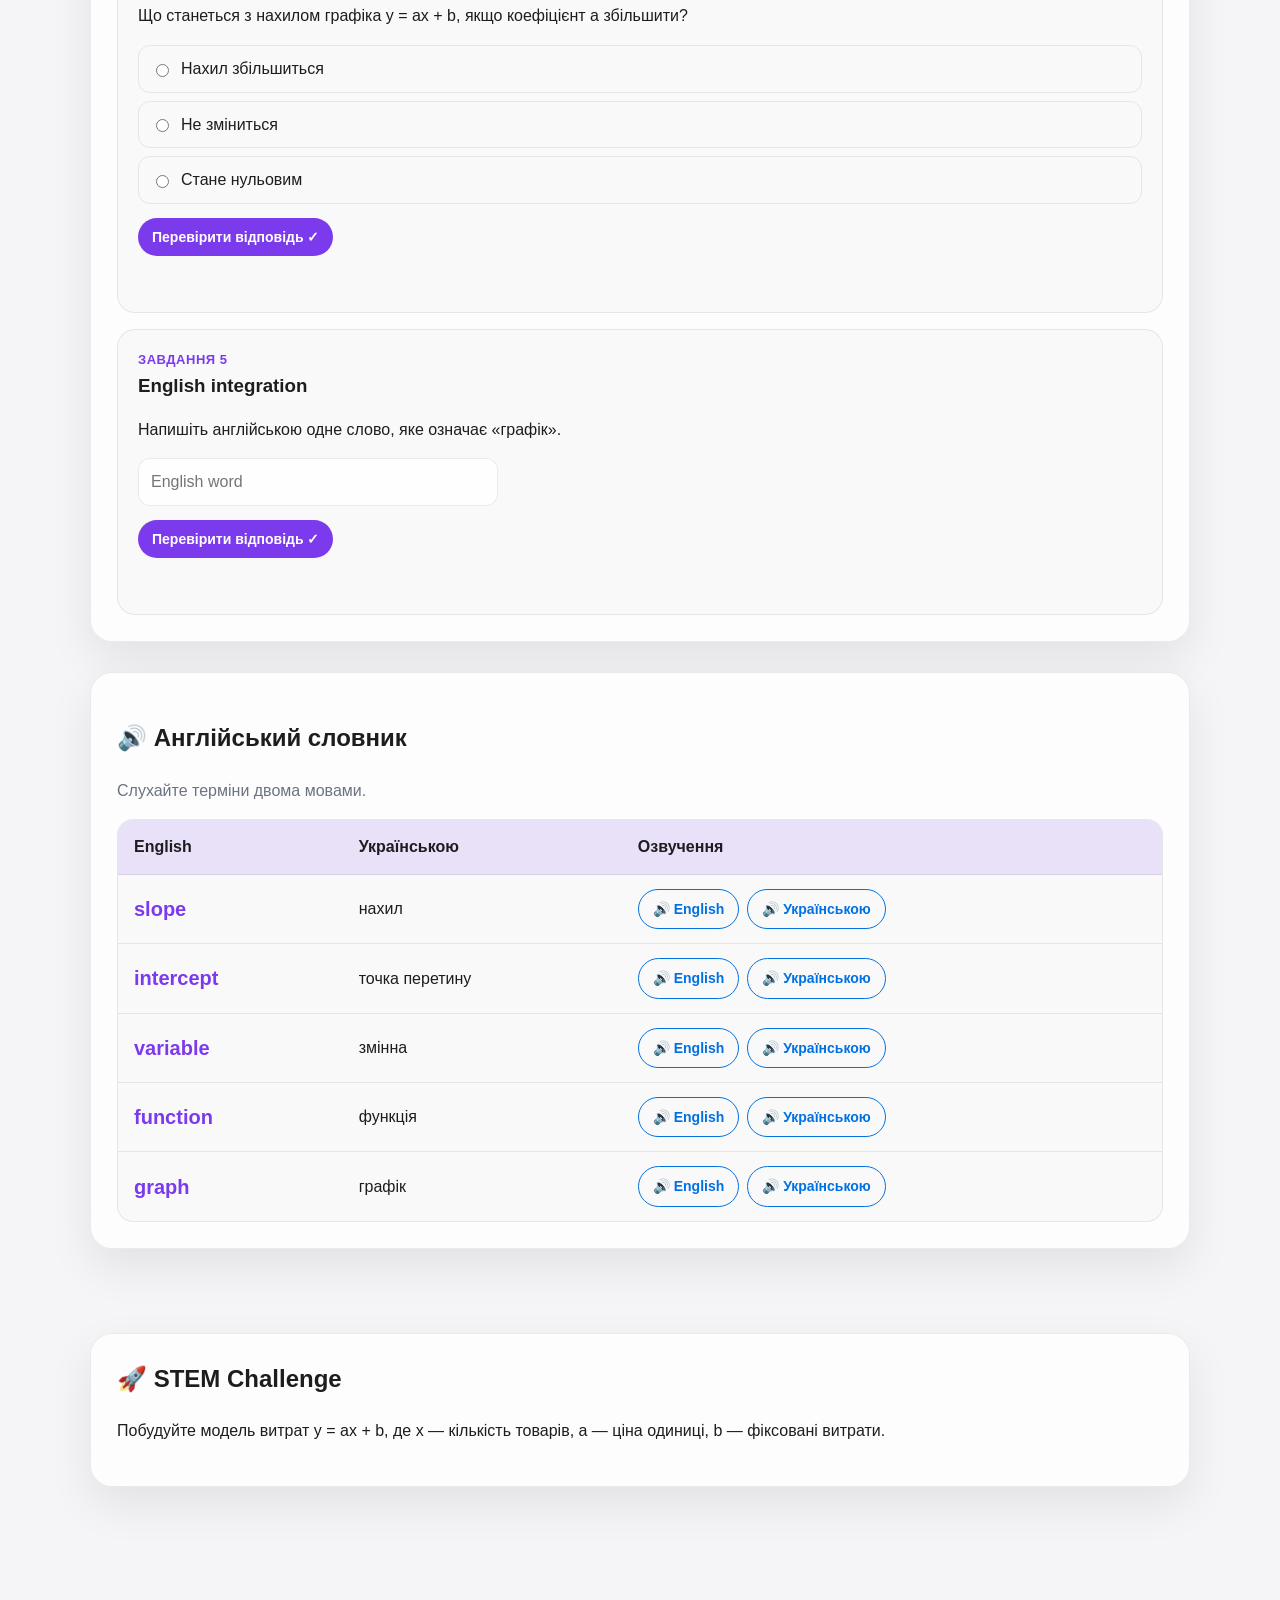
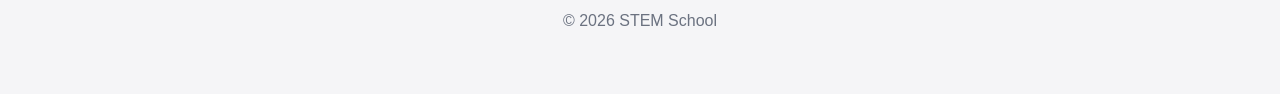
<file: lesson_two.html>
<!doctype html>
<html lang="uk">

<head>
    <meta charset="utf-8">
    <meta name="viewport" content="width=device-width,initial-scale=1">
    <title>📈 Functions & Graphs | STEM School</title>
    <link rel="stylesheet" href="css/common.css">
    <script src="js/progress.js"></script>
    <script src="js/theme.js"></script>
</head>

<body>
    <header class="site-header"><a class="logo" href="index.html">STEM School</a>
        <div class="header-actions">
            <button class="btn secondary small" data-theme-toggle>🌙 Темна тема</button><a class="btn secondary small"
                href="menu.html">← Уроки</a>
        </div>
    </header>
    <main class="container section">
        <header style="text-align:left;padding:20px 0">
            <span class="badge">Інтегрований STEM-урок</span>
            <h1>📈 Functions & Graphs</h1>
            <p class="muted">Функції, графіки, математична термінологія англійською та практичний аналіз.</p>
        </header>
        <section class="card lesson-progress">
            <div class="progress-line"><strong>Прогрес уроку</strong><strong
                    data-lesson-progress="lesson_two">0%</strong></div>
            <div class="progress-track">
                <div class="progress-fill" data-progress-fill="lesson_two"></div>
            </div>
        </section>
        <section class="card">
            <div class="activity-heading">
                <h2>Навчальні активності</h2><span class="badge">5 інтерактивних завдань</span>
            </div>
            <p class="muted">Виконайте завдання та натисніть «Перевірити відповідь».</p>
            <div class="task-grid">
                <article class="task" data-task data-lesson="lesson_two" data-activity="functions-graphs"
                    data-type="number" data-answer="7" data-tolerance="0">
                    <div class="task-number">Завдання 1</div>
                    <h3>Графік</h3>
                    <p>Для y = 2x + 1 знайдіть y, якщо x = 3.</p>
                    <div class="answer-row"><input data-answer-input type="number" placeholder="Значення y"></div>
                    <div class="answer-row"><button class="btn purple small" data-check-task>Перевірити відповідь
                            ✓</button></div>
                    <p class="feedback" aria-live="polite"></p>
                </article>
                <article class="task" data-task data-lesson="lesson_two" data-activity="functions-vocabulary"
                    data-type="select" data-answer="variable" data-tolerance="0">
                    <div class="task-number">Завдання 2</div>
                    <h3>Vocabulary</h3>
                    <p>Яке англійське слово означає «змінна»?</p>
                    <div class="answer-row"><select data-answer-input>
                            <option value="">Оберіть</option>
                            <option value="variable">variable</option>
                            <option value="graph">graph</option>
                            <option value="slope">slope</option>
                            <option value="function">function</option>
                        </select></div>
                    <div class="answer-row"><button class="btn purple small" data-check-task>Перевірити відповідь
                            ✓</button></div>
                    <p class="feedback" aria-live="polite"></p>
                </article>
                <article class="task" data-task data-lesson="lesson_two" data-activity="functions-practice"
                    data-type="number" data-answer="-3" data-tolerance="0">
                    <div class="task-number">Завдання 3</div>
                    <h3>Практика</h3>
                    <p>Для y = 2x + 1 знайдіть y при x = -2.</p>
                    <div class="answer-row"><input data-answer-input type="number" placeholder="Значення y"></div>
                    <div class="answer-row"><button class="btn purple small" data-check-task>Перевірити відповідь
                            ✓</button></div>
                    <p class="feedback" aria-live="polite"></p>
                </article>
                <article class="task" data-task data-lesson="lesson_two" data-activity="functions-stem"
                    data-type="radio" data-answer="increase" data-tolerance="0">
                    <div class="task-number">Завдання 4</div>
                    <h3>STEM</h3>
                    <p>Що станеться з нахилом графіка y = ax + b, якщо коефіцієнт a збільшити?</p>
                    <div class="choice-list"><label class="choice"><input data-answer-input type="radio"
                                name="functions-stem" value="increase"> Нахил збільшиться</label><label
                            class="choice"><input data-answer-input type="radio" name="functions-stem" value="same"> Не
                            зміниться</label><label class="choice"><input data-answer-input type="radio"
                                name="functions-stem" value="zero"> Стане нульовим</label></div>
                    <div class="answer-row"><button class="btn purple small" data-check-task>Перевірити відповідь
                            ✓</button></div>
                    <p class="feedback" aria-live="polite"></p>
                </article>
                <article class="task" data-task data-lesson="lesson_two" data-activity="functions-english"
                    data-type="text" data-answer="graph" data-tolerance="0">
                    <div class="task-number">Завдання 5</div>
                    <h3>English integration</h3>
                    <p>Напишіть англійською одне слово, яке означає «графік».</p>
                    <div class="answer-row"><input data-answer-input type="text" placeholder="English word"></div>
                    <div class="answer-row"><button class="btn purple small" data-check-task>Перевірити відповідь
                            ✓</button></div>
                    <p class="feedback" aria-live="polite"></p>
                </article>
            </div>
        </section>
        <section class="section">
            <div class="card">
                <h2>🔊 Англійський словник</h2>
                <p class="muted">Слухайте терміни двома мовами.</p>
                <div class="table-wrap dictionary-table-wrap">
                    <table class="dictionary-table">
                        <thead>
                            <tr>
                                <th>English</th>
                                <th>Українською</th>
                                <th>Озвучення</th>
                            </tr>
                        </thead>
                        <tbody>
                            <tr>
                                <td><strong class="word-en">slope</strong></td>
                                <td>нахил</td>
                                <td>
                                    <div class="speak-row"><button class="btn secondary small" data-speak-en="slope">🔊
                                            English</button><button class="btn secondary small" data-speak-uk="нахил">🔊
                                            Українською</button></div>
                                </td>
                            </tr>
                            <tr>
                                <td><strong class="word-en">intercept</strong></td>
                                <td>точка перетину</td>
                                <td>
                                    <div class="speak-row"><button class="btn secondary small"
                                            data-speak-en="intercept">🔊 English</button><button
                                            class="btn secondary small" data-speak-uk="точка перетину">🔊
                                            Українською</button></div>
                                </td>
                            </tr>
                            <tr>
                                <td><strong class="word-en">variable</strong></td>
                                <td>змінна</td>
                                <td>
                                    <div class="speak-row"><button class="btn secondary small"
                                            data-speak-en="variable">🔊 English</button><button
                                            class="btn secondary small" data-speak-uk="змінна">🔊 Українською</button>
                                    </div>
                                </td>
                            </tr>
                            <tr>
                                <td><strong class="word-en">function</strong></td>
                                <td>функція</td>
                                <td>
                                    <div class="speak-row"><button class="btn secondary small"
                                            data-speak-en="function">🔊 English</button><button
                                            class="btn secondary small" data-speak-uk="функція">🔊 Українською</button>
                                    </div>
                                </td>
                            </tr>
                            <tr>
                                <td><strong class="word-en">graph</strong></td>
                                <td>графік</td>
                                <td>
                                    <div class="speak-row"><button class="btn secondary small" data-speak-en="graph">🔊
                                            English</button><button class="btn secondary small"
                                            data-speak-uk="графік">🔊 Українською</button></div>
                                </td>
                            </tr>
                        </tbody>
                    </table>
                </div>
            </div>
        </section>
        <section class="section">
            <div class="card stem-challenge">
                <h2>🚀 STEM Challenge</h2>
                <p>Побудуйте модель витрат y = ax + b, де x — кількість товарів, a — ціна одиниці, b — фіксовані
                    витрати.</p>
            </div>
        </section>
    </main>
    <footer>
        <p>© 2026 STEM School</p>
    </footer>
    <script src="js/app.js"></script>
</body>

</html>
</file>
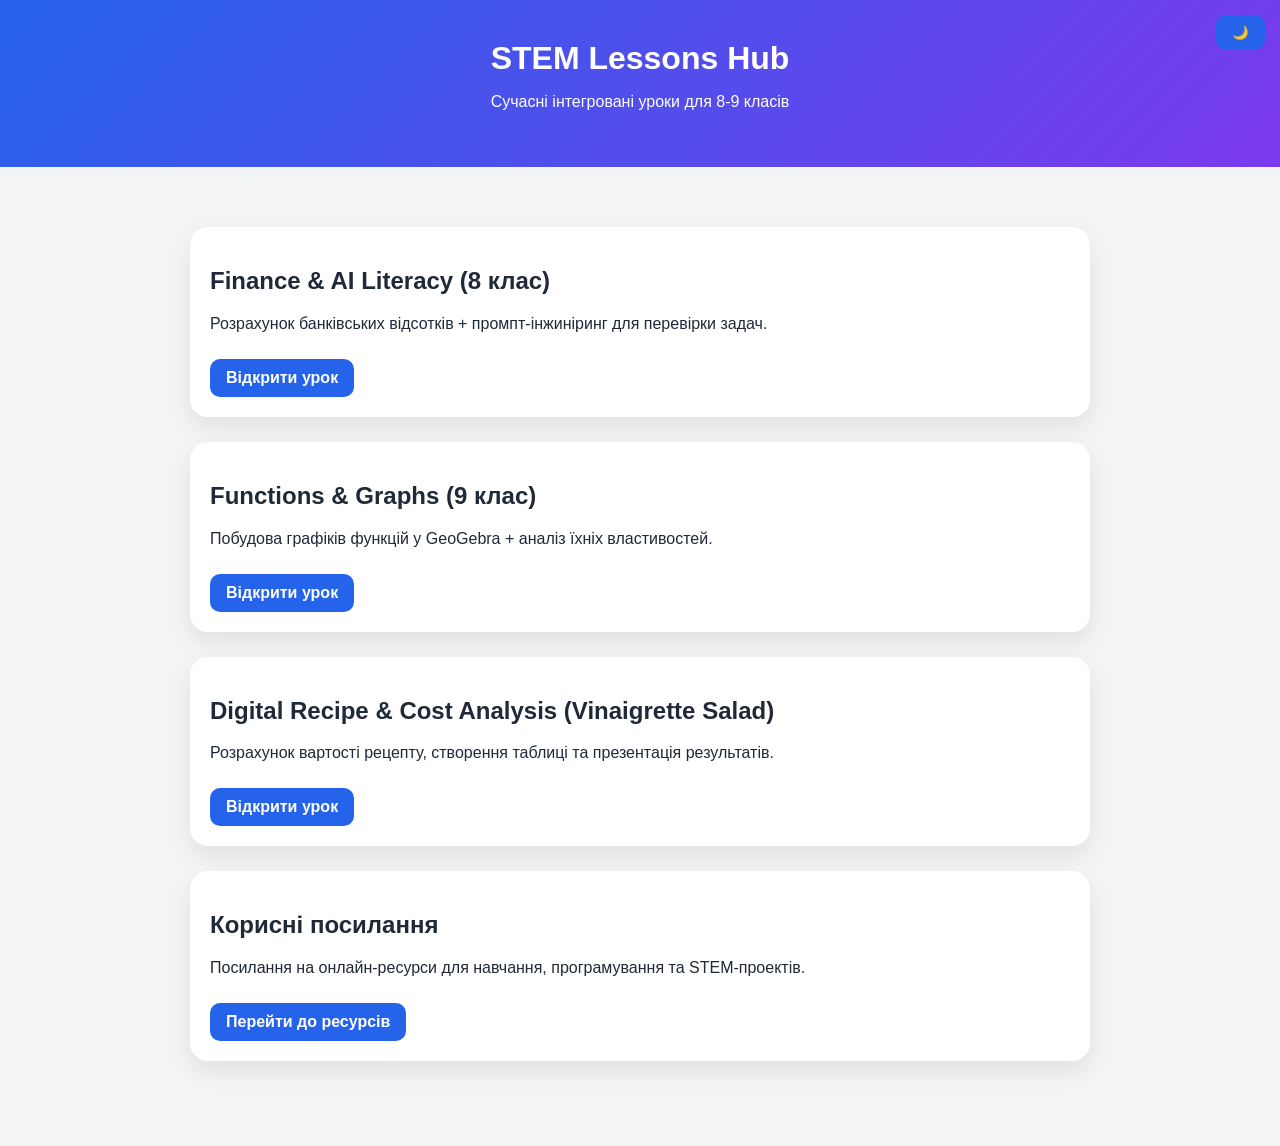
<file: main.html>
<!DOCTYPE html>
<html lang="uk">
<head>
<meta charset="UTF-8">
<meta name="viewport" content="width=device-width, initial-scale=1.0">
<title>STEM Lessons Hub | Сучасний заклад освіти</title>
<style>
:root{
--bg:#f3f4f6;
--card:#ffffff;
--text:#1f2937;
--accent:#2563eb;
--grad:linear-gradient(135deg,#2563eb,#7c3aed);
}

body.dark{
--bg:#0f172a;
--card:#1e293b;
--text:#f1f5f9;
--accent:#60a5fa;
}

body{
margin:0;
font-family:'Segoe UI',sans-serif;
background:var(--bg);
color:var(--text);
transition:0.4s;
}

header{
background:var(--grad);
color:white;
padding:40px 20px;
text-align:center;
}

header h1{margin:0;font-size:32px;}

.container{
max-width:900px;
margin:40px auto;
padding:20px;
}

.card{
background:var(--card);
padding:20px;
border-radius:18px;
margin-bottom:25px;
box-shadow:0 10px 25px rgba(0,0,0,0.08);
transition:0.3s;
}

.card:hover{transform:translateY(-5px);}
.card a{color:white; text-decoration:none; font-weight:bold;}

.btn{
display:inline-block;
margin-top:10px;
padding:10px 16px;
background:var(--accent);
color:white;
border:none;
border-radius:10px;
cursor:pointer;
text-decoration:none;
font-weight:bold;
}

button{
position:fixed;
top:15px;
right:15px;
background:var(--accent);
border:none;
color:white;
padding:10px 16px;
border-radius:10px;
cursor:pointer;
}
</style>
</head>
<body>

<button onclick="toggleTheme()">🌙</button>

<header>
<h1>STEM Lessons Hub</h1>
<p>Сучасні інтегровані уроки для 8-9 класів</p>
</header>

<div class="container">

<div class="card">
<h2>Finance & AI Literacy (8 клас)</h2>
<p>Розрахунок банківських відсотків + промпт-інжиніринг для перевірки задач.</p>
<a href="lesson_one.html" target="_blank" class="btn">Відкрити урок</a>
</div>

<div class="card">
<h2>Functions & Graphs (9 клас)</h2>
<p>Побудова графіків функцій у GeoGebra + аналіз їхніх властивостей.</p>
<a href="lesson_two.html" target="_blank" class="btn">Відкрити урок</a>
</div>

<div class="card">
<h2>Digital Recipe & Cost Analysis (Vinaigrette Salad)</h2>
<p>Розрахунок вартості рецепту, створення таблиці та презентація результатів.</p>
<a href="lesson_three.html" target="_blank" class="btn">Відкрити урок</a>
</div>

<div class="card">
<h2>Корисні посилання</h2>
<p>Посилання на онлайн-ресурси для навчання, програмування та STEM-проектів.</p>
<a href="resources.html" target="_blank" class="btn">Перейти до ресурсів</a>
</div>

</div>

<script>
function toggleTheme(){
document.body.classList.toggle("dark");
}
</script>

</body>
</html>
</file>
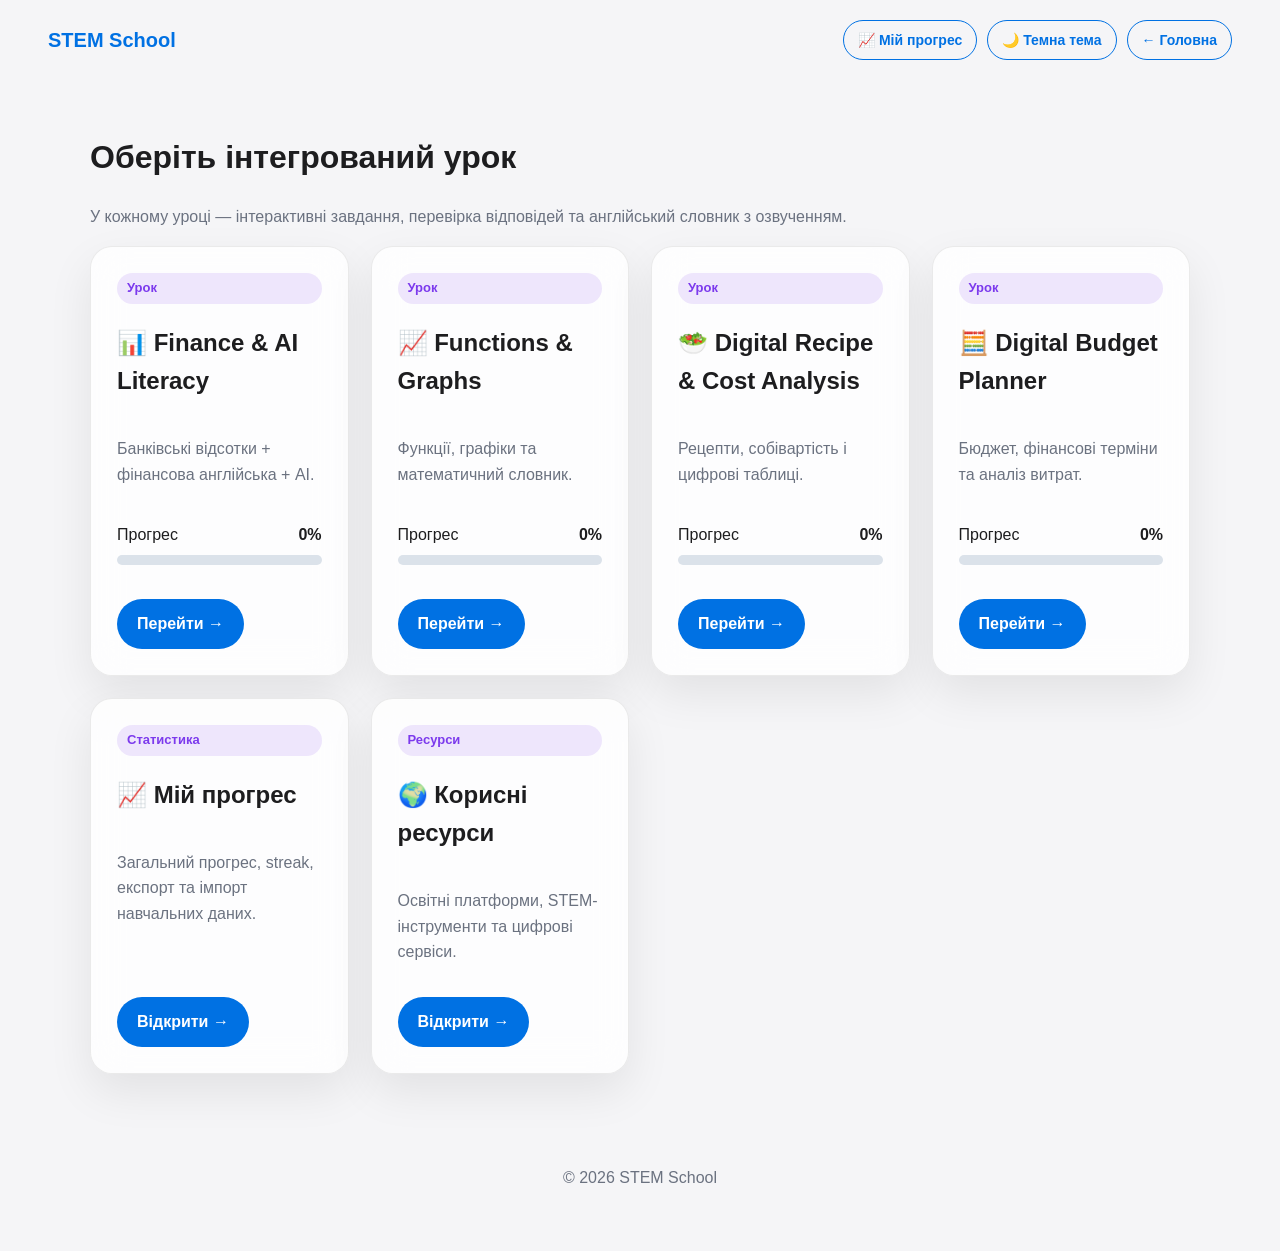
<file: menu.html>
<!doctype html>
<html lang="uk">

<head>
    <meta charset="utf-8">
    <meta name="viewport" content="width=device-width,initial-scale=1">
    <title>Меню уроків | STEM School</title>
    <link rel="stylesheet" href="css/common.css">
    <script src="js/progress.js"></script>
    <script src="js/theme.js"></script>
</head>

<body>
    <header class="site-header"><a class="logo" href="index.html">STEM School</a>
        <div class="header-actions">
            <a class="btn secondary small" href="progress.html">📈 Мій прогрес</a><button class="btn secondary small"
                data-theme-toggle>🌙 Темна тема</button><a class="btn secondary small" href="index.html">← Головна</a>
        </div>
    </header>
    <main class="container section">
        <h1>Оберіть інтегрований урок</h1>
        <p class="muted">У кожному уроці — інтерактивні завдання, перевірка відповідей та англійський словник з
            озвученням.</p>
        <div class="grid">
            <script>
                const lessons = [
                    ["lesson_one", "📊 Finance & AI Literacy", "Банківські відсотки + фінансова англійська + AI.", "lesson_one.html"],
                    ["lesson_two", "📈 Functions & Graphs", "Функції, графіки та математичний словник.", "lesson_two.html"],
                    ["lesson_three", "🥗 Digital Recipe & Cost Analysis", "Рецепти, собівартість і цифрові таблиці.", "lesson_three.html"],
                    ["lesson_four", "🧮 Digital Budget Planner", "Бюджет, фінансові терміни та аналіз витрат.", "lesson_four.html"]];
                document.write(lessons.map(([id, title, desc, url]) => `<article class="card lesson-card"><span class="badge">Урок</span><h2>${title}</h2><p class="muted">${desc}</p>
<div class="lesson-progress"><div class="progress-line"><span>Прогрес</span><strong data-lesson-progress="${id}">0%</strong></div><div class="progress-track"><div class="progress-fill" data-progress-fill="${id}"></div></div></div>
<div class="card-actions"><a class="btn" href="${url}">Перейти →</a></div></article>`).join(""));
            </script>
            <article class="card lesson-card"><span class="badge">Статистика</span>
                <h2>📈 Мій прогрес</h2>
                <p class="muted">Загальний прогрес, streak, експорт та імпорт навчальних даних.</p>
                <div class="card-actions"><a class="btn" href="progress.html">Відкрити →</a></div>
            </article>
            <article class="card lesson-card"><span class="badge">Ресурси</span>
                <h2>🌍 Корисні ресурси</h2>
                <p class="muted">Освітні платформи, STEM-інструменти та цифрові сервіси.</p>
                <div class="card-actions"><a class="btn" href="resources.html">Відкрити →</a></div>
            </article>
        </div>
    </main>
    <footer>
        <p>© 2026 STEM School</p>
    </footer>
    <script src="js/app.js"></script>
</body>

</html>
</file>
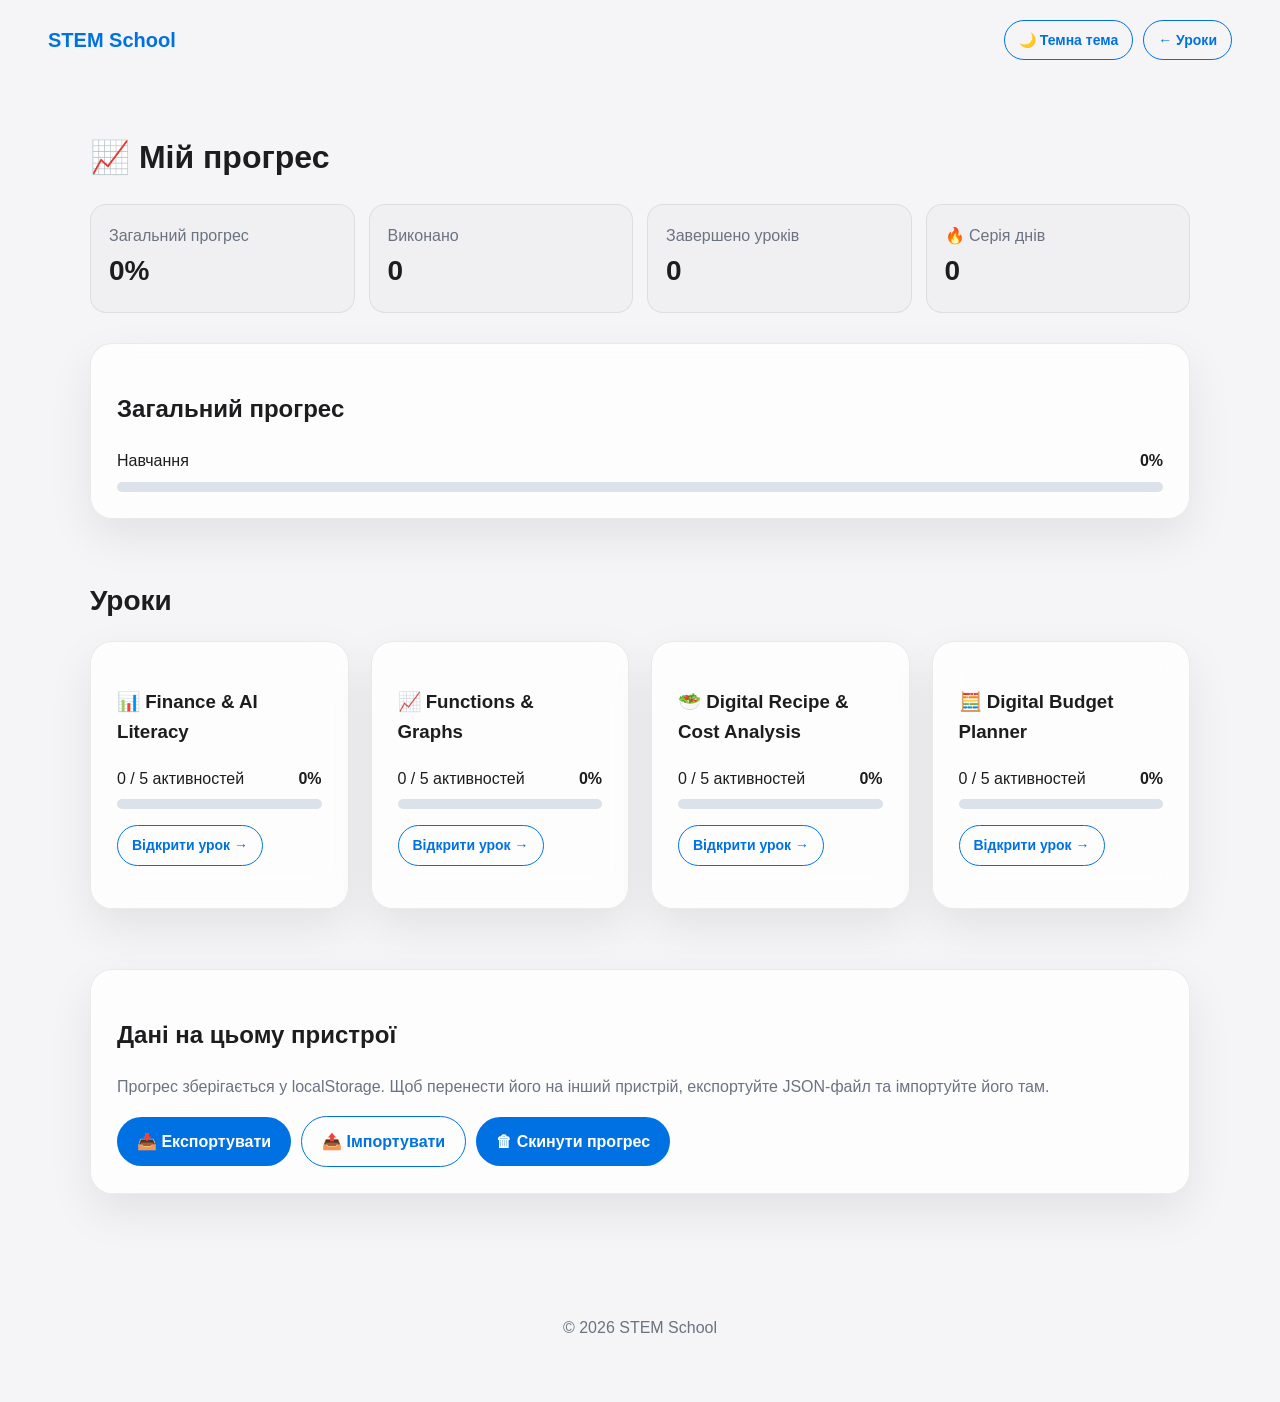
<file: progress.html>
<!doctype html>
<html lang="uk">

<head>
  <meta charset="utf-8">
  <meta name="viewport" content="width=device-width,initial-scale=1">
  <title>Мій прогрес | STEM School</title>
  <link rel="stylesheet" href="css/common.css">
  <script src="js/progress.js"></script>
  <script src="js/theme.js"></script>
</head>

<body>
  <header class="site-header">
    <a class="logo" href="index.html">STEM School</a>
    <div class="header-actions">
      <button class="btn secondary small" data-theme-toggle>🌙 Темна тема</button>
      <a class="btn secondary small" href="menu.html">← Уроки</a>
    </div>
  </header>
  <main class="container section">
    <h1>📈 Мій прогрес</h1>
    <div class="kpi-grid">
      <div class="kpi"><span class="muted">Загальний прогрес</span><strong data-overall>0%</strong></div>
      <div class="kpi"><span class="muted">Виконано</span><strong data-completed>0</strong></div>
      <div class="kpi"><span class="muted">Завершено уроків</span><strong data-lessons>0</strong></div>
      <div class="kpi"><span class="muted">🔥 Серія днів</span><strong data-streak>0</strong></div>
    </div>

    <section class="section">
      <div class="card">
        <h2>Загальний прогрес</h2>
        <div class="progress-line"><span>Навчання</span><strong data-overall>0%</strong></div>
        <div class="progress-track">
          <div class="progress-fill" id="overallBar"></div>
        </div>
      </div>
    </section>

    <section class="section">
      <h2 class="section-title">Уроки</h2>
      <div id="lessonStats" class="grid"></div>
    </section>

    <section class="section">
      <div class="card">
        <h2>Дані на цьому пристрої</h2>
        <p class="muted">Прогрес зберігається у localStorage. Щоб перенести його на інший пристрій, експортуйте
          JSON-файл та імпортуйте його там.</p>
        <div class="toolbar">
          <button class="btn" id="exportBtn">📥 Експортувати</button>
          <label class="btn secondary" for="importInput">📤 Імпортувати</label>
          <input id="importInput" type="file" accept="application/json" hidden>
          <button class="btn danger" id="resetBtn">🗑 Скинути прогрес</button>
        </div>
      </div>
    </section>
  </main>
  <footer>
    <p>© 2026 STEM School</p>
  </footer>
  <script>
    function render() {
      const s = Progress.stats();
      document.querySelectorAll("[data-overall]").forEach(e => e.textContent = s.overall + "%");
      document.querySelector("[data-completed]").textContent = s.completed;
      document.querySelector("[data-lessons]").textContent = s.completedLessons;
      document.querySelector("[data-streak]").textContent = s.streak;
      document.getElementById("overallBar").style.width = s.overall + "%";
      const box = document.getElementById("lessonStats");
      box.innerHTML = Object.entries(Progress.LESSONS).map(([id, l]) => {
        const p = Progress.lessonProgress(id), completed = Progress.load().lessons[id].completed.length;
        return `<article class="card"><h3>${l.title}</h3>
   <div class="progress-line"><span>${completed} / ${l.activities.length} активностей</span><strong>${p}%</strong></div>
   <div class="progress-track"><div class="progress-fill" style="width:${p}%"></div></div>
   <p><a class="btn secondary small" href="${id}.html">Відкрити урок →</a></p></article>`;
      }).join("");
    }
    document.getElementById("exportBtn").onclick = Progress.exportData;
    document.getElementById("importInput").onchange = e => e.target.files[0] && Progress.importData(e.target.files[0]);
    document.getElementById("resetBtn").onclick = () => {
      if (confirm("Скинути весь локальний прогрес? Цю дію не можна скасувати.")) {
        Progress.save({ version: 1, lessons: Object.fromEntries(Object.keys(Progress.LESSONS).map(id => [id, { completed: [], lastActivity: null }])), streak: 0, lastActivityDate: null, totalActivities: 0, lastLesson: null });
        render();
      }
    };
    render(); window.addEventListener("progresschange", render);
  </script>
</body>

</html>
</file>
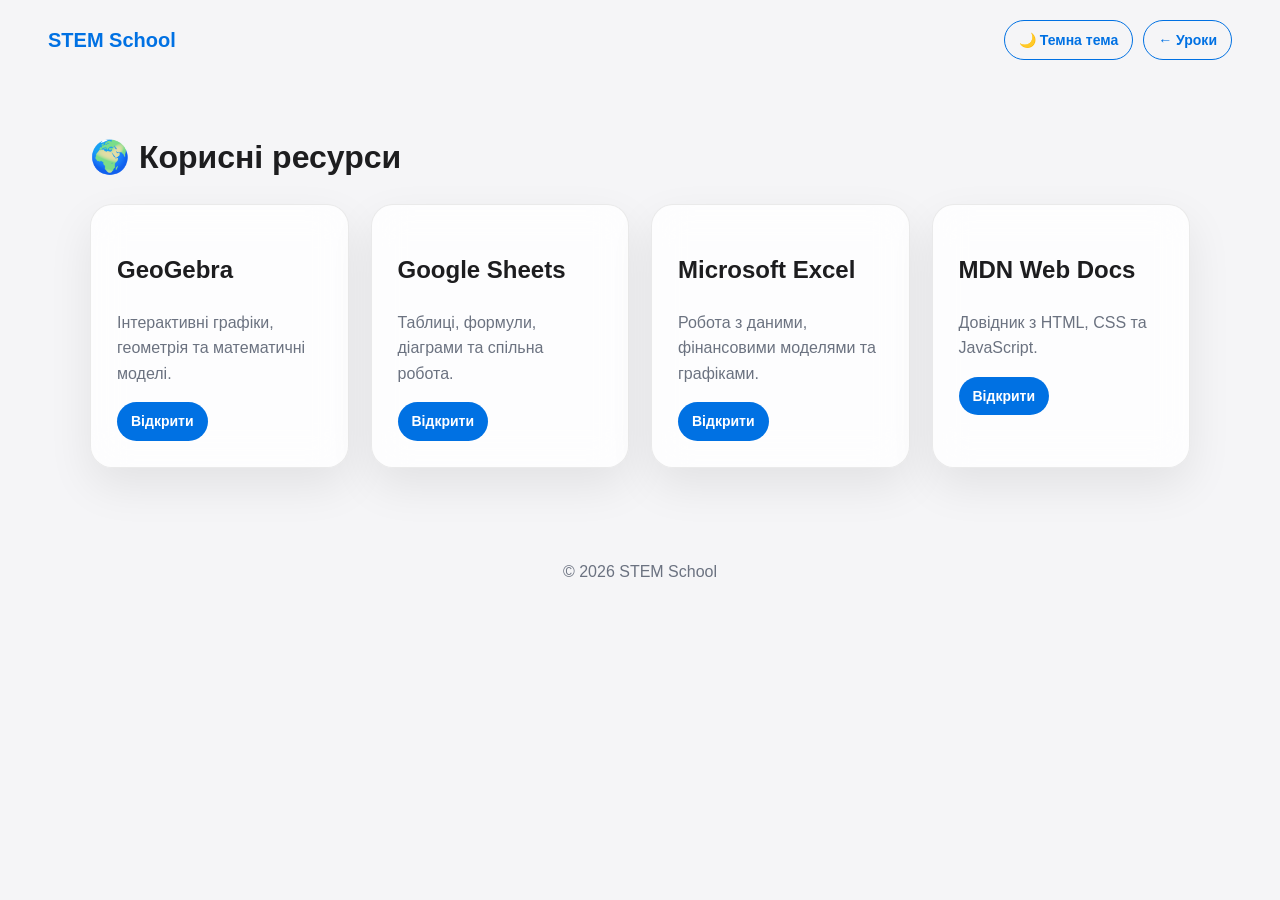
<file: resources.html>
<!doctype html>
<html lang="uk">

<head>
    <meta charset="utf-8">
    <meta name="viewport" content="width=device-width,initial-scale=1">
    <title>Корисні ресурси | STEM School</title>
    <link rel="stylesheet" href="css/common.css">
    <script src="js/theme.js"></script>
</head>

<body>
    <header class="site-header">
        <a class="logo" href="index.html">STEM School</a>
        <div class="header-actions"><button class="btn secondary small" data-theme-toggle>🌙 Темна тема</button><a
                class="btn secondary small" href="menu.html">← Уроки</a></div>
    </header>
    <main class="container section">
        <h1>🌍 Корисні ресурси</h1>
        <div class="grid">
            <article class="card">
                <h2>GeoGebra</h2>
                <p class="muted">Інтерактивні графіки, геометрія та математичні моделі.</p><a class="btn small"
                    href="https://www.geogebra.org/" target="_blank" rel="noopener">Відкрити</a>
            </article>
            <article class="card">
                <h2>Google Sheets</h2>
                <p class="muted">Таблиці, формули, діаграми та спільна робота.</p><a class="btn small"
                    href="https://sheets.google.com/" target="_blank" rel="noopener">Відкрити</a>
            </article>
            <article class="card">
                <h2>Microsoft Excel</h2>
                <p class="muted">Робота з даними, фінансовими моделями та графіками.</p><a class="btn small"
                    href="https://www.microsoft.com/microsoft-365/excel" target="_blank" rel="noopener">Відкрити</a>
            </article>
            <article class="card">
                <h2>MDN Web Docs</h2>
                <p class="muted">Довідник з HTML, CSS та JavaScript.</p><a class="btn small"
                    href="https://developer.mozilla.org/" target="_blank" rel="noopener">Відкрити</a>
            </article>
        </div>
    </main>
    <footer>
        <p>© 2026 STEM School</p>
    </footer>
</body>

</html>
</file>
<file: css/common.css>
:root{
  --bg:#f5f5f7;
  --card:rgba(255,255,255,.82);
  --text:#1d1d1f;
  --muted:#6b7280;
  --accent:#0071e3;
  --accent-2:#6d28d9;
  --purple:#7c3aed;
  --purple-soft:rgba(124,58,237,.12);
  --border:rgba(0,0,0,.08);
  --shadow:0 18px 45px rgba(0,0,0,.08);
  --success:#16a34a;
  --danger:#dc2626;
  --bar-bg:#dbe2ea;
}
body.dark{
  --bg:#0f0f14;
  --card:rgba(30,30,35,.86);
  --text:#f5f5f7;
  --muted:#a1a1aa;
  --accent:#4da3ff;
  --accent-2:#a78bfa;
  --purple:#a78bfa;
  --purple-soft:rgba(167,139,250,.16);
  --border:rgba(255,255,255,.1);
  --shadow:0 18px 45px rgba(0,0,0,.25);
  --bar-bg:#303640;
}
*{box-sizing:border-box}
html{scroll-behavior:smooth}
body{
  margin:0;min-height:100vh;font-family:-apple-system,BlinkMacSystemFont,"Segoe UI",Roboto,Helvetica,Arial,sans-serif;
  line-height:1.6;background:var(--bg);color:var(--text);transition:background .25s ease,color .25s ease;
}
a{color:var(--accent)} button,input,select,textarea{font:inherit} button{cursor:pointer}
.site-header{display:flex;align-items:center;justify-content:space-between;gap:20px;padding:20px clamp(18px,4vw,48px)}
.logo{font-weight:800;color:var(--accent);text-decoration:none;font-size:20px}
.header-actions{display:flex;align-items:center;gap:10px;flex-wrap:wrap}
.container{width:min(1100px,calc(100% - 32px));margin:0 auto}
.hero{
  min-height:520px;display:flex;flex-direction:column;align-items:center;justify-content:center;
  text-align:center;padding:70px 10px;
}
.hero h1{font-size:clamp(36px,6vw,60px);line-height:1.05;margin:0 0 20px}
.hero p{font-size:clamp(17px,2.2vw,21px);color:var(--muted);margin:0 auto;max-width:760px}
.button,.btn{
  display:inline-flex;align-items:center;justify-content:center;gap:8px;border:0;border-radius:999px;padding:12px 20px;
  background:var(--accent);color:#fff;text-decoration:none;font-weight:700;
  transition:transform .2s ease,opacity .2s ease,background .2s ease;
}
.button{margin-top:28px}.button:hover,.btn:hover{opacity:.9;transform:translateY(-1px)}
.btn.secondary{background:transparent;color:var(--accent);border:1px solid var(--accent)}
.btn.purple{background:var(--purple)} .btn.small{padding:8px 14px;font-size:14px}
.card{
  background:var(--card);border:1px solid var(--border);backdrop-filter:blur(18px);-webkit-backdrop-filter:blur(18px);
  border-radius:22px;padding:26px;box-shadow:var(--shadow)
}
.grid{display:grid;grid-template-columns:repeat(auto-fit,minmax(240px,1fr));gap:22px}
.section{padding:30px 0}.section-title{margin:0 0 18px;font-size:28px}.muted{color:var(--muted)}
.progress-track{height:10px;background:var(--bar-bg);border-radius:999px;overflow:hidden}
.progress-fill{height:100%;width:0;background:linear-gradient(90deg,var(--accent),var(--purple));border-radius:inherit;transition:width .35s ease}
.progress-line{display:flex;align-items:center;justify-content:space-between;gap:12px;margin-bottom:8px}
.lesson-progress{margin:18px 0}
.activity-list{display:grid;gap:14px;margin:20px 0}
.activity{
  display:flex;align-items:flex-start;gap:12px;padding:16px;border:1px solid var(--border);border-radius:16px;
  background:rgba(127,127,127,.04);transition:.2s ease
}
.activity:hover{border-color:var(--purple);transform:translateY(-1px)}
.activity input{margin-top:5px;accent-color:var(--purple)}
.activity.done{opacity:.72}
.activity.done strong{text-decoration:line-through}
.kpi-grid{display:grid;grid-template-columns:repeat(auto-fit,minmax(150px,1fr));gap:14px}
.kpi{padding:18px;border:1px solid var(--border);border-radius:16px;background:rgba(127,127,127,.04)}
.kpi strong{display:block;font-size:28px}
.badge{display:inline-flex;padding:5px 10px;border-radius:999px;background:var(--purple-soft);color:var(--purple);font-weight:800;font-size:13px}
.lesson-card{display:flex;flex-direction:column}
.lesson-card .card-actions{margin-top:auto;padding-top:16px;display:flex;gap:8px;flex-wrap:wrap}
footer{text-align:center;padding:45px 20px;color:var(--muted)} footer a{margin:0 8px}
.alert{padding:14px 16px;border-radius:14px;background:rgba(0,113,227,.1);border:1px solid rgba(0,113,227,.18)}
.toolbar{display:flex;gap:10px;flex-wrap:wrap;align-items:center}
.stem-challenge{margin-top:24px;text-align:left}
.stem-challenge h2{text-align:left;margin-top:0}
.stem-challenge .challenge-text,.stem-challenge p{text-align:left}
.challenge-text{font-size:18px;margin:12px 0 18px}
.dictionary-table-wrap{margin-top:16px}
.dictionary-table{width:100%;border-collapse:separate;border-spacing:0;overflow:hidden;border:1px solid var(--border);border-radius:16px;background:rgba(127,127,127,.035)}
.dictionary-table th,.dictionary-table td{padding:14px 16px;border-bottom:1px solid var(--border);text-align:left;vertical-align:middle}
.dictionary-table th{font-weight:800;background:var(--purple-soft);color:var(--text)}
.dictionary-table tr:last-child td{border-bottom:0}
.dictionary-table .word-en{font-size:20px}
.dictionary-table .speak-row{align-items:center}
@media(max-width:650px){
  .dictionary-table{min-width:620px}
  .dictionary-table-wrap{overflow-x:auto}
}
.stat-row{display:flex;justify-content:space-between;gap:16px}.empty{padding:30px;text-align:center;color:var(--muted)}
.table-wrap{overflow:auto} table{width:100%;border-collapse:collapse} th,td{padding:12px;border-bottom:1px solid var(--border);text-align:left}
details{border:1px solid var(--border);border-radius:14px;padding:12px 14px} details+details{margin-top:10px} summary{cursor:pointer;font-weight:700}
.task-grid{display:grid;gap:16px;margin-top:18px}
.task{
  border:1px solid var(--border);border-radius:18px;padding:20px;background:rgba(127,127,127,.035);
  transition:border-color .2s,box-shadow .2s
}
.task.correct{border-color:var(--success);box-shadow:0 0 0 2px rgba(22,163,74,.08)}
.task.incorrect{border-color:var(--danger)}
.task h3{margin:0 0 8px}
.task-number{color:var(--purple);font-weight:800;font-size:13px;text-transform:uppercase;letter-spacing:.04em}
.answer-row{display:flex;gap:10px;flex-wrap:wrap;align-items:center;margin-top:14px}
.answer-row input,.answer-row select,.answer-row textarea{
  width:min(100%,360px);padding:10px 12px;border:1px solid var(--border);border-radius:12px;background:var(--card);color:var(--text)
}
.answer-row textarea{min-height:90px;resize:vertical}
.choice-list{display:grid;gap:8px;margin-top:12px}
.choice{display:flex;gap:9px;align-items:center;padding:10px 12px;border:1px solid var(--border);border-radius:12px}
.choice input{accent-color:var(--purple)}
.feedback{margin:12px 0 0;font-weight:700;min-height:24px}
.feedback.success{color:var(--success)} .feedback.error{color:var(--danger)}
.dictionary{display:grid;grid-template-columns:repeat(auto-fit,minmax(210px,1fr));gap:12px;margin-top:16px}
.word-card{border:1px solid var(--border);border-radius:16px;padding:16px;background:rgba(127,127,127,.035)}
.word-en{font-size:22px;font-weight:800;color:var(--purple)} .word-uk{color:var(--muted);margin:2px 0 12px}
.speak-row{display:flex;gap:8px;flex-wrap:wrap}
.word-card .btn{border-radius:12px;padding:8px 12px}
.activity-heading{display:flex;align-items:center;gap:10px;flex-wrap:wrap}
@media(max-width:650px){
  .site-header{align-items:flex-start}.header-actions{justify-content:flex-end}.hero{padding:60px 8px;min-height:460px}.card{padding:20px}
}
</file>
